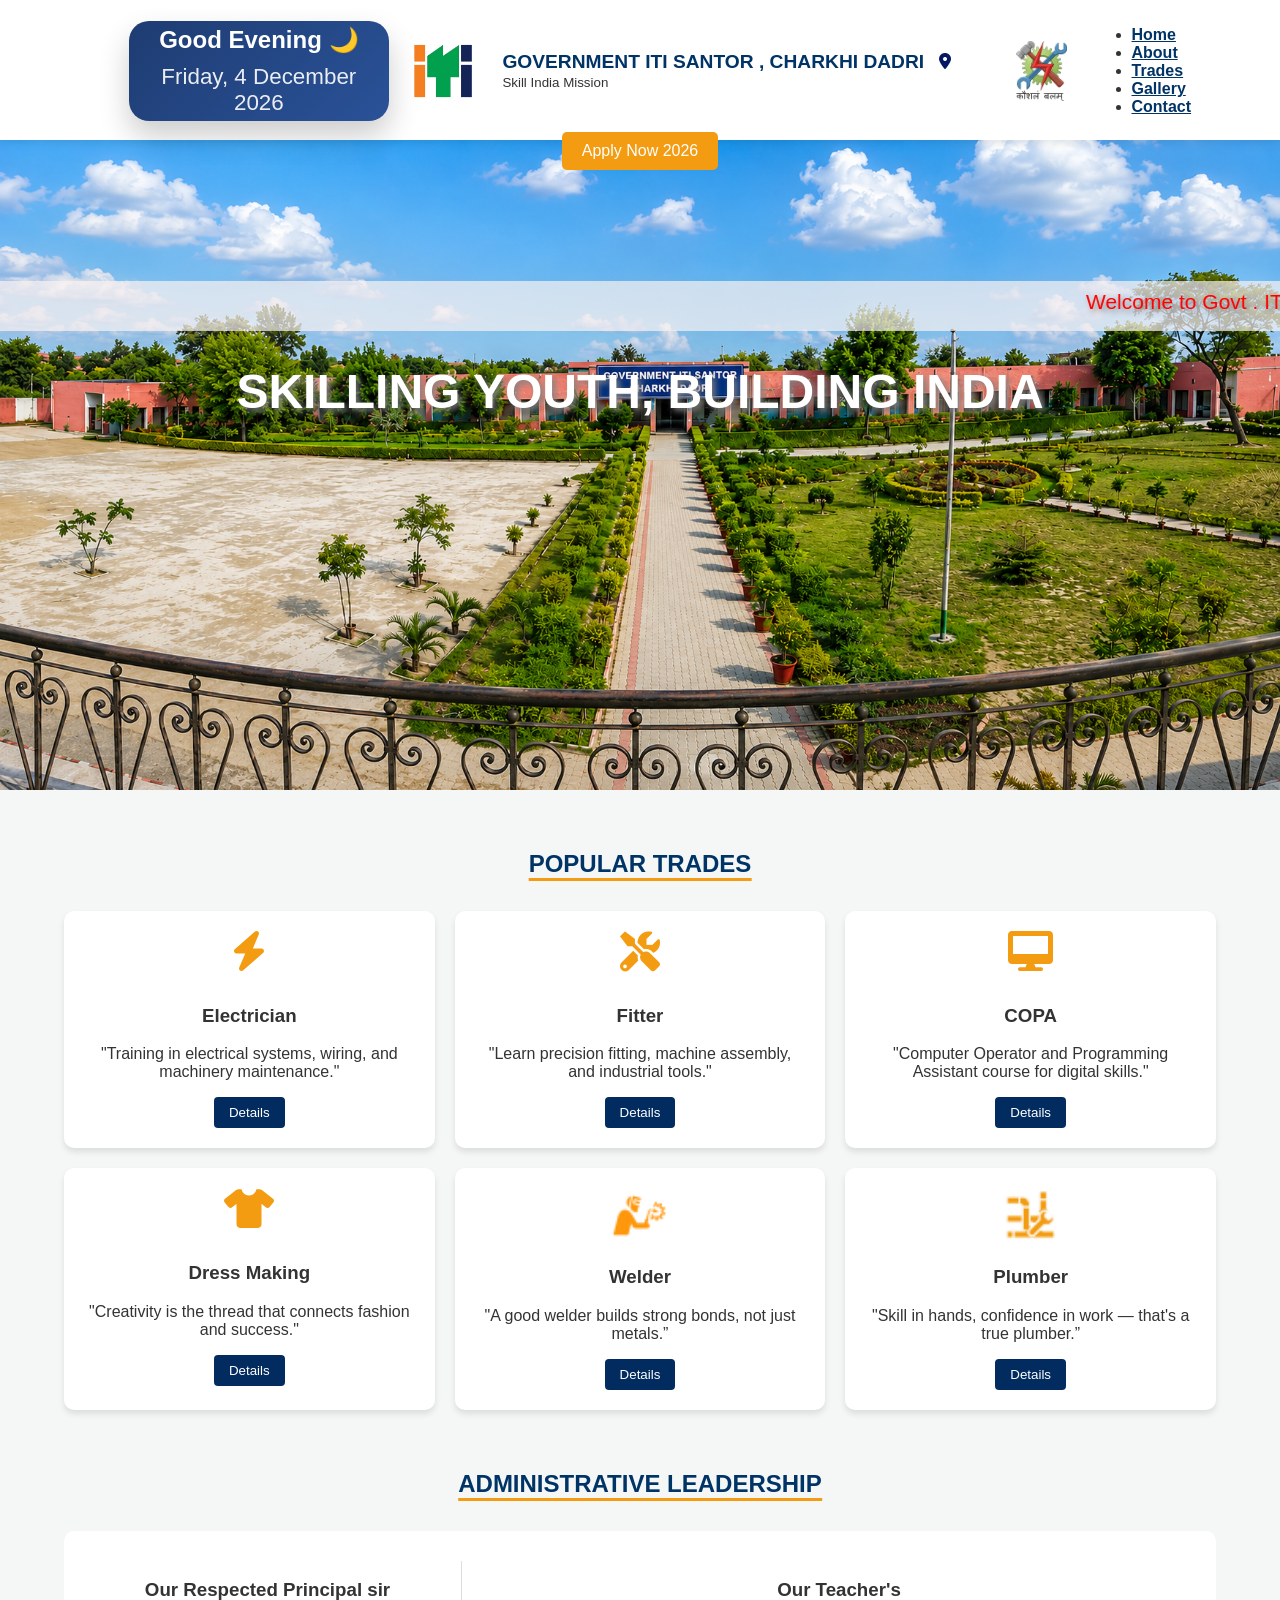
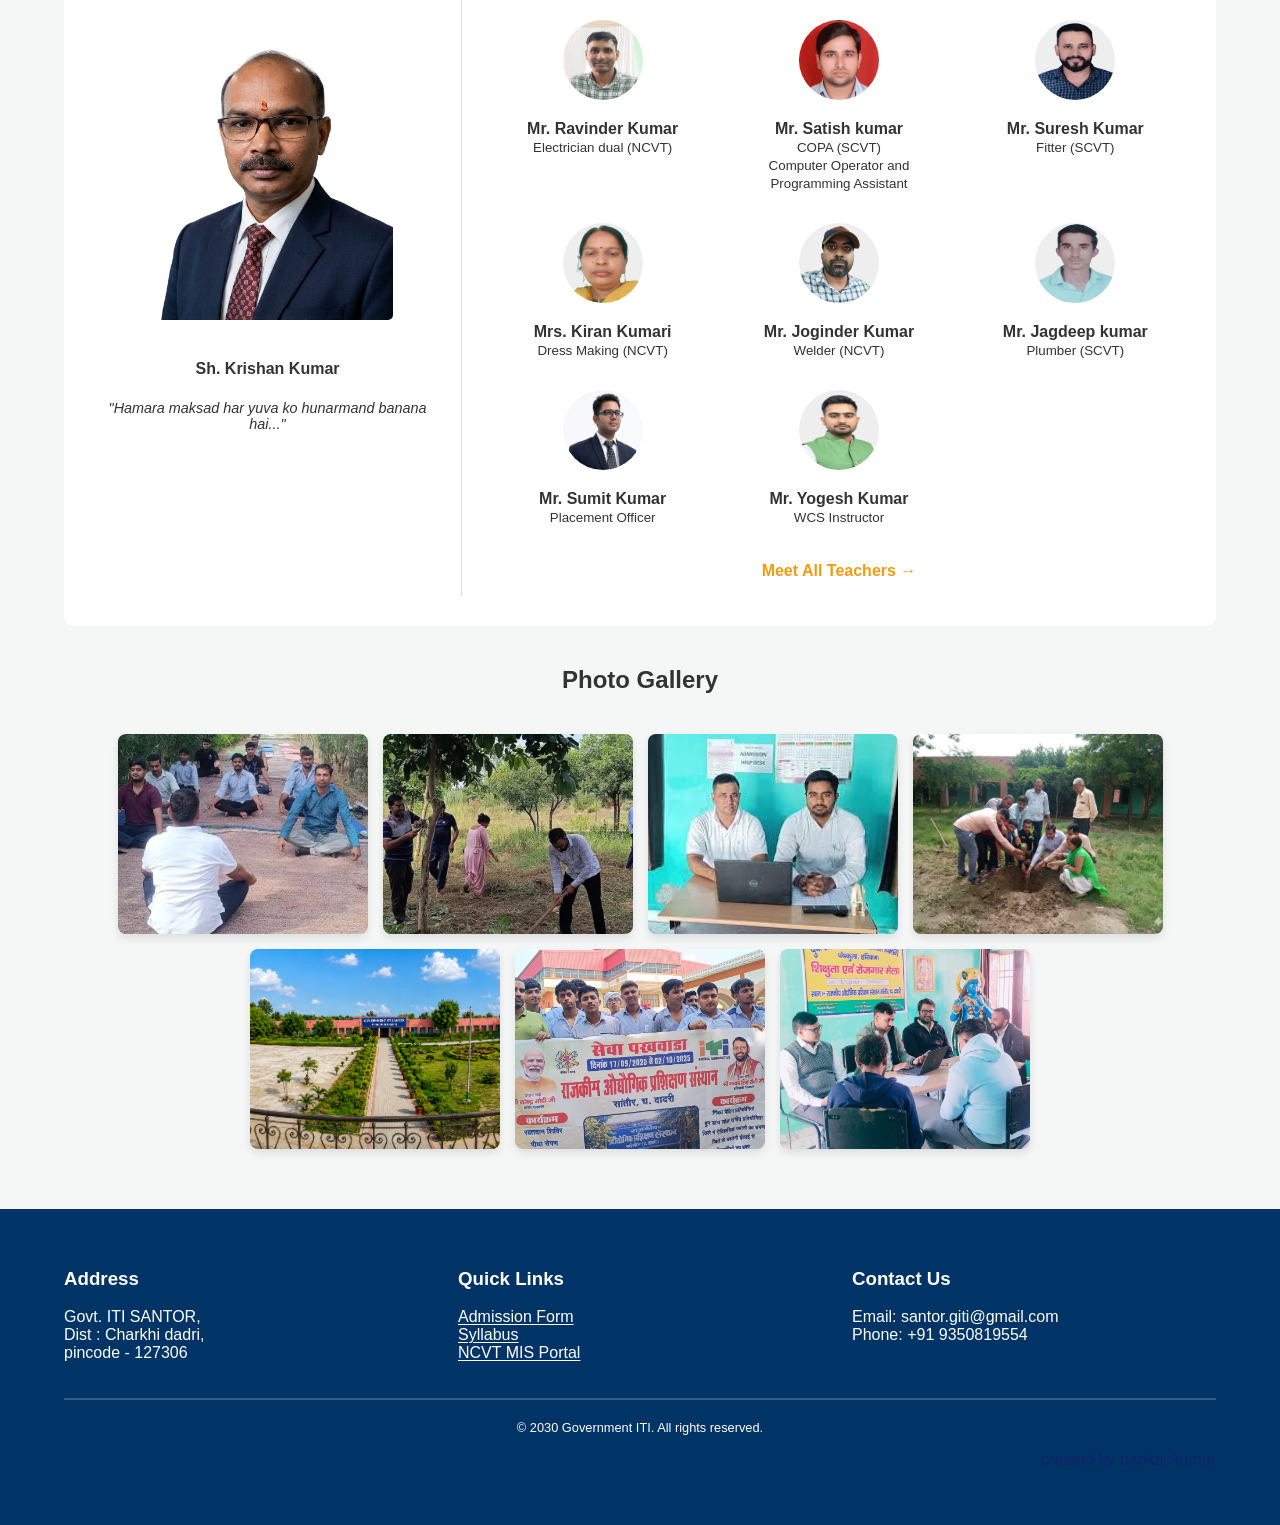
<file: GOVT. ITI SANTOR  PROJECT/index.html>
﻿<!DOCTYPE html>
<html lang="hi">
<head>
    <meta charset="UTF-8">
    <meta name="viewport" content="width=device-width, initial-scale=1.0">
    <title>Govt ITI Santor - Skills for Future</title>
    <link rel="stylesheet" href="style.css">
    <link rel="stylesheet" href="https://cdnjs.cloudflare.com/ajax/libs/font-awesome/6.0.0/css/all.min.css">
    <script src="script.js"></script>
     
</head>
<body>

<header> 
        <div class="datetime-card">
        <h1 id="greeting">Loading...</h1>
        <div class="date-section">
            <span id="day"></span>, 
            <span id="date"></span> 
            <span id="month"></span> 
            <span id="year"></span>
        </div>
    </div>  
    <div class="logo-section">
        <img src="iti logo.png" alt="Govt ITI Logo">
        <div>
            <strong style="font-size: 1.2rem; color: #003366;">GOVERNMENT ITI SANTOR , CHARKHI DADRI</strong><br>
            <small>Skill India Mission</small>
        </div>
        <div style="margin-bottom: 18px; margin-right:40px;">
            <a href="https://www.google.com/maps/place/I.T.I+Santor/@28.6070489,76.4097967,671m/data=!3m1!1e3!4m15!1m8!3m7!1s0x3912824c829f62bb:0x3931c4c7abcaada0!2sI.T.I+Santor!8m2!3d28.6070442!4d76.4123716!10e1!16s%2Fg%2F11ddztx832!3m5!1s0x3912824c829f62bb:0x3931c4c7abcaada0!8m2!3d28.6070442!4d76.4123716!16s%2Fg%2F11ddztx832?authuser=0&entry=ttu&g_ep=EgoyMDI2MDUwNi4wIKXMDSoASAFQAw%3D%3D"><i class="fa-solid fa-location-dot" style="color: rgb(5, 24, 99);"></i></a>
        </div>
    </div>
             <img src="koshal balam.png" style="height: 60px;" background-color: white;> 
    <nav style="display: flex">
          
            
      
        <ul>
            <li><a href="#">Home</a></li>
            <li><a href="about.html">About</a></li>
            <li><a href="trade ki jankari.html">Trades</a></li>
            <li><a href="#my-gallery">Gallery</a></li>
            <li><a href="contact us.html">Contact</a></li>
        </ul>
     
      
    </nav>
    <a href="login.html" class="apply-btn">Apply Now 2026</a>    
</header>

<div class="hero">
    <marquee  scrollamount="10" onmouseover="this.stop();" onmouseout="this.start();" style="color: red; background-color: rgba(250, 243, 243, 0.7);  height: 50px; margin-top: 20px;"><p style="font-size: 21px; text-shadow: 3px 3px 6px grey; position: relative; top: -12px; padding-bottom: 10px;"> Welcome to Govt . ITI Santor | <a href="login.html" style="font-weight: 500";>join now</a> !</p></marquee>
   
    <h1 id="main-line" style="text-shadow: 3px 3px 6px grey;">SKILLING YOUTH, BUILDING INDIA</h1>
    
</div>
<div class="container">
    <h2 class="section-title">Popular Trades</h2>
    <div class="grid-3">
        <div class="card">
            <i class="fas fa-bolt"></i>
            <h3>Electrician</h3>
            <p>"Training in electrical systems, wiring, and machinery maintenance."</p>
            <a href="electrician.html"><button style="background: rgba(2, 43, 95); color: white; cursor: pointer; border: none; padding: 8px 15px; border-radius: 4px;">Details</button></a>
        </div>
        <div class="card">
            <i class="fas fa-tools"></i>
            <h3>Fitter</h3>
            <p>"Learn precision fitting, machine assembly, and industrial tools."</p>
            <a href="fitter.html"><button style="background: rgba(2, 43, 95); color: white; cursor: pointer; border: none; padding: 8px 15px; border-radius: 4px;">Details</button></a>
        </div>
        <div class="card">
            <i class="fas fa-desktop"></i>
            <h3>COPA</h3>
            <p>"Computer Operator and Programming Assistant course for digital skills."</p>
            <a href="copa.html"><button style="background: rgba(2, 43, 95); color: white; cursor: pointer; border: none; padding: 8px 15px; border-radius: 4px;">Details</button></a>
        </div>
         <div class="card">
            <i class="fas fa-shirt"></i>
            <h3>Dress Making</h3>
            <p>"Creativity is the thread that connects fashion and success."</p>
            <a href="dress making.html"><button style="background: rgba(2, 43, 95); color: white; border: none; padding: 8px 15px; cursor: pointer; border-radius: 4px;">Details</button></a>
        </div>
         <div class="card">
            <img src="welding.png" style="height: 55px;">
            <h3>Welder</h3>
            <p>"A good welder builds strong bonds, not just metals.”</p>
            <a href="welder.html"><button style="background: rgba(2, 43, 95); color: white; cursor: pointer;border: none; padding: 8px 15px; border-radius: 4px;">Details</button></a>
        </div>
        <div class="card">
            <img src="plumber image3.png" style="height: 55px;" background-color: white;>
            <h3>Plumber</h3>
            <p>"Skill in hands, confidence in work — that's a true plumber.”</p>
            <a href="plumber.html"><button style="background: rgba(2, 43, 95); color: white; cursor: pointer;border: none; padding: 8px 15px; border-radius: 4px;">Details</button></a>
        </div>
    </div>
</div>

<div class="container">
    <h2 class="section-title">Administrative Leadership</h2>
    <div class="leadership-section">
        <div class="principal-box">
            <h3> Our Respected Principal sir</h3>
            <img src="principal sir.jpeg" alt="Principal" class="principal-img" style="height: 300px; width: 250px;">
            <h4 style:"font-size: 1rem;">Sh. Krishan Kumar</h4>
            <p style="font-style: italic; font-size: 0.9rem;">"Hamara maksad har yuva ko hunarmand banana hai..."</p>
        </div>
        <div class="teachers-box">
            <h3 id="teacher">Our Teacher's</h3>
            <div class="teachers-grid">
                <div class="teacher-card" style="text-align: center;">
                    <img src="ravinder sir1.jpeg" alt="Teacher">
                    <p><strong>Mr. Ravinder Kumar</strong><br><small>Electrician dual (NCVT)</small></p>
                </div>
                <div class="teacher-card" style="text-align: center;">
                    <img src="satish sir1.jpeg" alt="Teacher">
                    <p><strong>Mr. Satish kumar</strong><br><small>COPA (SCVT)<br>Computer Operator and Programming Assistant</small></p>
                </div>
                <div class="teacher-card" style="text-align: center;">
                    <img src="suresh1.png" alt="Teacher">
                    <p><strong>Mr. Suresh Kumar</strong><br><small>Fitter (SCVT)</small></p>
                </div>
                <div class="teacher-card" style="text-align: center;">
                    <img src="kiran mam2.png" alt="Teacher">
                    <p><strong>Mrs. Kiran Kumari</strong><br><small>Dress Making (NCVT)</small></p>
                </div>
                <div class="teacher-card" style="text-align: center;">
                    <img src="joginder1.png" alt="Teacher">
                    <p><strong>Mr. Joginder Kumar</strong><br><small>Welder (NCVT)</small></p>
                </div>
                <div class="teacher-card" style="text-align: center;">
                    <img src="jagdeep.png" alt="Teacher">
                    <p><strong>Mr. Jagdeep kumar</strong><br><small>Plumber (SCVT)</small></p>
                </div>
                <div class="teacher-card" style="text-align: center;">
                    <img src="sumit3.png" alt="Teacher">
                    <p><strong> Mr. Sumit Kumar</strong><br><small>Placement Officer</small></p>
                </div>
                <div class="teacher-card" style="text-align: center;">
                    <img src="yogesh1.png" alt="Teacher">
                    <p><strong> Mr. Yogesh Kumar</strong><br><small>WCS Instructor</small></p>
                </div>
            </div>
            <p style="text-align: center; margin-top: 20px;"><a href="#" style="color: var(--accent-orange); text-decoration: none; font-weight: bold;">Meet All Teachers →</a></p>
        </div>
    </div>
</div>
<h2 style="text-align:center;">Photo Gallery</h2>

<div class="gallery-container" id="my-gallery">
        <div class="gallery-item">
            <img src="image1.jpg" alt="Description">
        </div>
        <div class="gallery-item">
            <img src="image3.jpg" alt="Description">
        </div>
         <div class="gallery-item">
            <img src="image4.jpg" alt="Description">
        </div>
         <div class="gallery-item">
            <img src="image5.jpg" alt="Description">
        </div>
         <div class="gallery-item">
            <img src="image6.png" alt="Description">
        </div>
        <div class="gallery-item">
            <img src="image7.jpeg" alt="Description">
        </div>
        <div class="gallery-item">
            <img src="image8.jpeg" alt="Description">
        </div>
        
   
 </div>

<footer>
    <div class="footer-grid">
        <div>
            <h3>Address</h3>
            <p>Govt. ITI SANTOR,<br>Dist : Charkhi dadri,<br> pincode - 127306</p>
        </div>
        <div>
            <h3>Quick Links</h3>
            <u><p>Admission Form<br>Syllabus<br>NCVT MIS Portal</p></u>
        </div>
        <div>
            <h3>Contact Us</h3>
            <p>Email: santor.giti@gmail.com<br>Phone: +91 9350819554</p>
        </div>
    </div>
    <hr style="margin: 20px 0; border: 0.5px solid rgba(255,255,255,0.2);">
    <p style="text-align: center; font-size: 0.8rem;"> &copy; 2030 Government ITI. All rights reserved.</p>
    <p style="font size: 0.1rem; text-align: right; color:#12246b"> created by pankaj kumar</p>
</footer>
 <script src="script.js"></script>
</body>
</html>
</file>
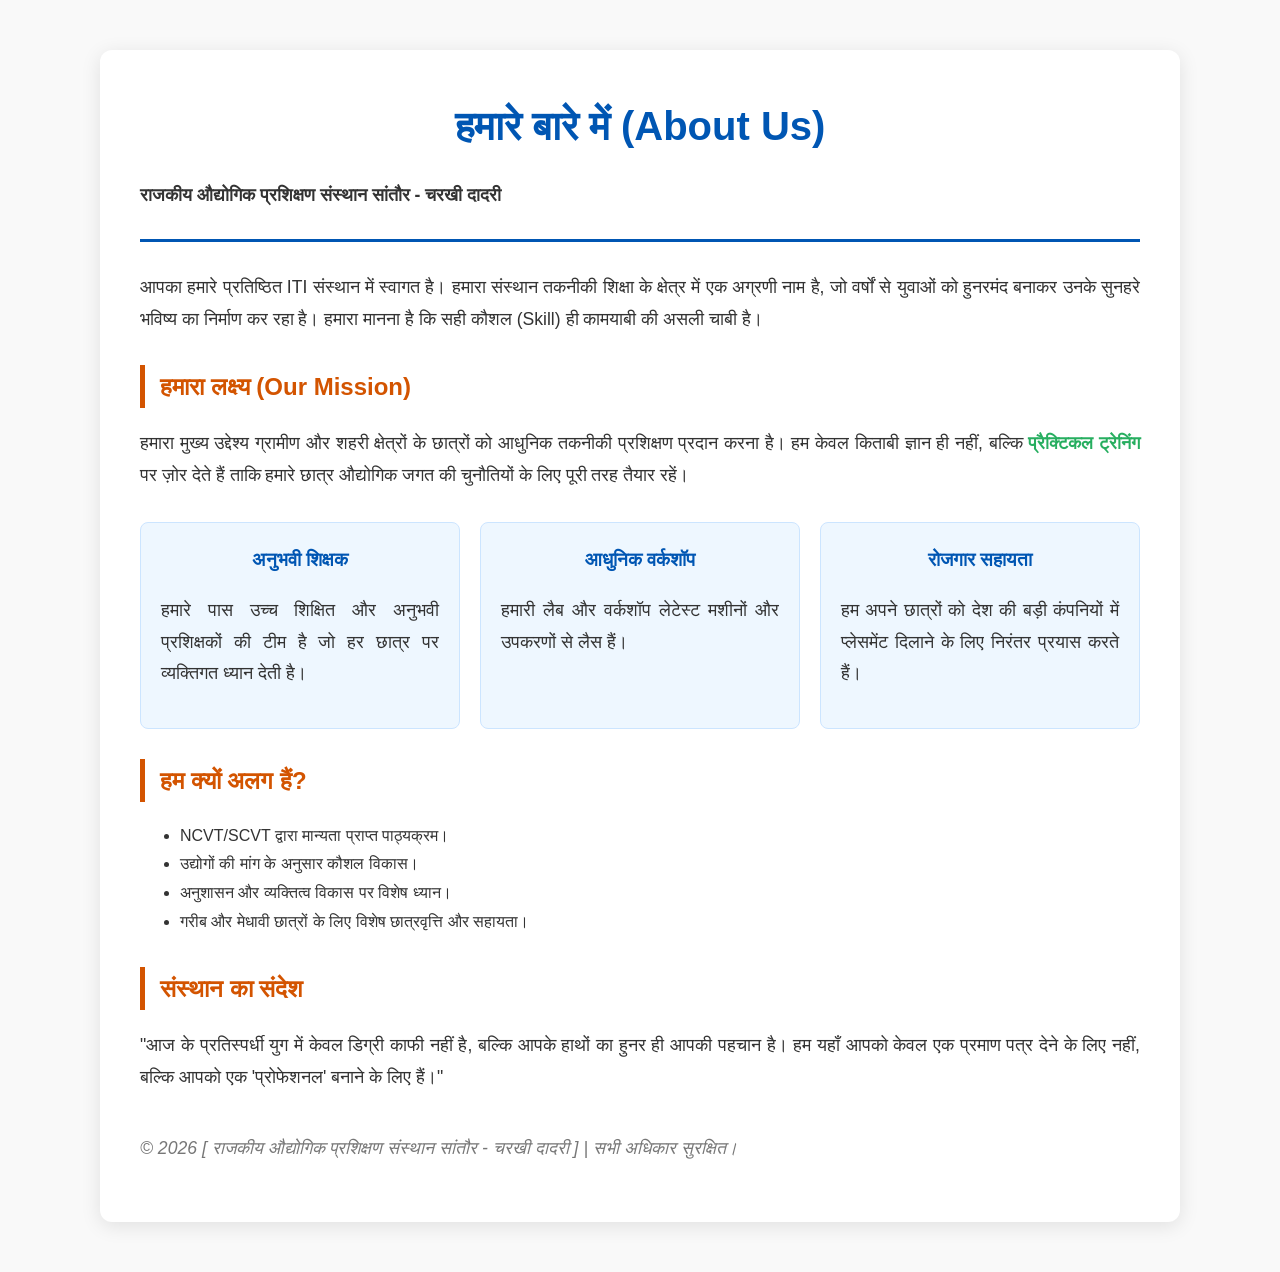
<file: GOVT. ITI SANTOR  PROJECT/about.html>
<!DOCTYPE html>
<html lang="hi">
<head>
    <meta charset="UTF-8">
    <meta name="viewport" content="width=device-width, initial-scale=1.0">
    <title></title>
    <style>
        body {
            font-family: 'Arial', sans-serif;
            line-height: 1.8;
            color: #333;
            background-color: #f9f9f9;
            margin: 0;
            padding: 0;
        }
        .container {
            max-width: 1000px;
            margin: 50px auto;
            background: #fff;
            padding: 40px;
            border-radius: 12px;
            box-shadow: 0 4px 20px rgba(0,0,0,0.1);
        }
        .header-section {
            text-align: center;
            border-bottom: 3px solid #0056b3;
            margin-bottom: 30px;
            padding-bottom: 10px;
        }
        h1 {
            color: #0056b3;
            font-size: 2.5rem;
            margin: 0;
        }
        h2 {
            color: #d35400;
            border-left: 5px solid #d35400;
            padding-left: 15px;
            margin-top: 30px;
        }
        p {
            font-size: 1.1rem;
            text-align: justify;
        }
        .features {
            display: grid;
            grid-template-columns: repeat(auto-fit, minmax(250px, 1fr));
            gap: 20px;
            margin-top: 30px;
        }
        .feature-box {
            background: #eef7ff;
            padding: 20px;
            border-radius: 8px;
            text-align: center;
            border: 1px solid #cce5ff;
        }
        .feature-box h3 {
            color: #0056b3;
            margin-top: 0;
        }
        .highlight {
            color: #27ae60;
            font-weight: bold;
        }
        footer {
            text-align: center;
            margin-top: 40px;
            font-style: italic;
            color: #777;
        }
    </style>
</head>
<body>

<div class="container">
    <div class="header-section">
        <h1>हमारे बारे में (About Us)</h1>
        <p><strong>राजकीय औद्योगिक प्रशिक्षण संस्थान सांतौर - चरखी दादरी </strong></p>
    </div>

    <p>आपका हमारे प्रतिष्ठित ITI संस्थान में स्वागत है। हमारा संस्थान तकनीकी शिक्षा के क्षेत्र में एक अग्रणी नाम है, जो वर्षों से युवाओं को हुनरमंद बनाकर उनके सुनहरे भविष्य का निर्माण कर रहा है। हमारा मानना है कि सही कौशल (Skill) ही कामयाबी की असली चाबी है।</p>

    <h2>हमारा लक्ष्य (Our Mission)</h2>
    <p>हमारा मुख्य उद्देश्य ग्रामीण और शहरी क्षेत्रों के छात्रों को आधुनिक तकनीकी प्रशिक्षण प्रदान करना है। हम केवल किताबी ज्ञान ही नहीं, बल्कि <span class="highlight">प्रैक्टिकल ट्रेनिंग</span> पर ज़ोर देते हैं ताकि हमारे छात्र औद्योगिक जगत की चुनौतियों के लिए पूरी तरह तैयार रहें।</p>

    <div class="features">
        <div class="feature-box">
            <h3>अनुभवी शिक्षक</h3>
            <p>हमारे पास उच्च शिक्षित और अनुभवी प्रशिक्षकों की टीम है जो हर छात्र पर व्यक्तिगत ध्यान देती है।</p>
        </div>
        <div class="feature-box">
            <h3>आधुनिक वर्कशॉप</h3>
            <p>हमारी लैब और वर्कशॉप लेटेस्ट मशीनों और उपकरणों से लैस हैं।</p>
        </div>
        <div class="feature-box">
            <h3>रोजगार सहायता</h3>
            <p>हम अपने छात्रों को देश की बड़ी कंपनियों में प्लेसमेंट दिलाने के लिए निरंतर प्रयास करते हैं।</p>
        </div>
    </div>

    <h2>हम क्यों अलग हैं?</h2>
    <ul>
        <li>NCVT/SCVT द्वारा मान्यता प्राप्त पाठ्यक्रम।</li>
        <li>उद्योगों की मांग के अनुसार कौशल विकास।</li>
        <li>अनुशासन और व्यक्तित्व विकास पर विशेष ध्यान।</li>
        <li>गरीब और मेधावी छात्रों के लिए विशेष छात्रवृत्ति और सहायता।</li>
    </ul>

    <h2>संस्थान का संदेश</h2>
    <p>"आज के प्रतिस्पर्धी युग में केवल डिग्री काफी नहीं है, बल्कि आपके हाथों का हुनर ही आपकी पहचान है। हम यहाँ आपको केवल एक प्रमाण पत्र देने के लिए नहीं, बल्कि आपको एक 'प्रोफेशनल' बनाने के लिए हैं।"</p>

    <footer>
        <p>&copy; 2026 [ राजकीय औद्योगिक प्रशिक्षण संस्थान सांतौर - चरखी दादरी ] | सभी अधिकार सुरक्षित।</p>
    </footer>
</div>

</body>
</html>
</file>
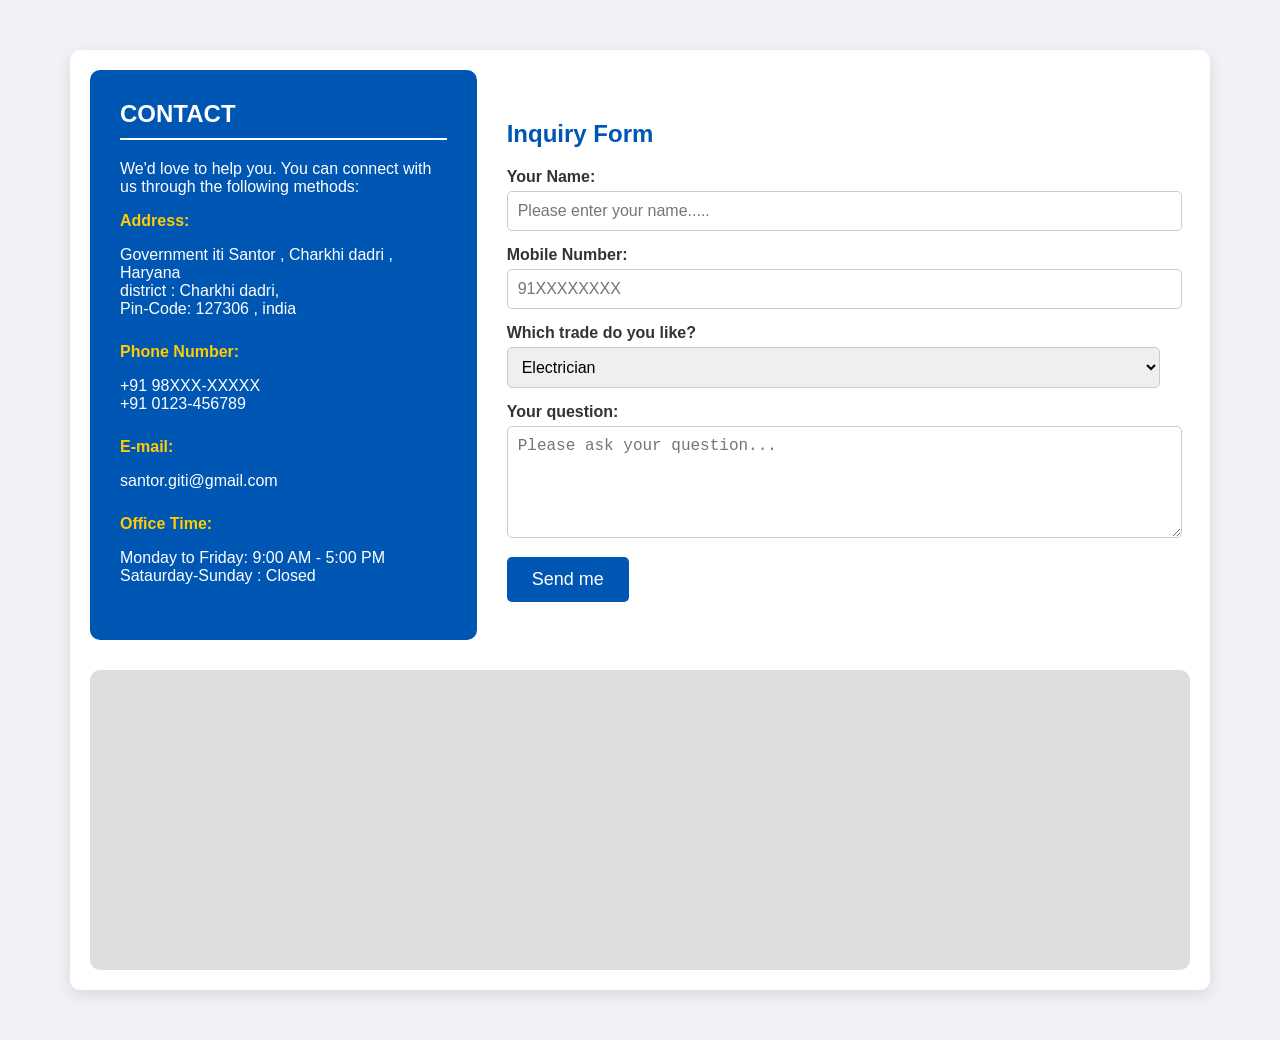
<file: GOVT. ITI SANTOR  PROJECT/contact us.html>
<!DOCTYPE html>
<html lang="hi">
<head>
    <meta charset="UTF-8">
    <meta name="viewport" content="width=device-width, initial-scale=1.0">
    <title>Contact Us - govt. iti santor,charkhi dadri</title>
    <style>
        body {
            font-family: 'Segoe UI', Tahoma, Geneva, Verdana, sans-serif;
            margin: 0;
            padding: 0;
            background-color: #f0f2f5;
            color: #333;
        }
        .contact-container {
            max-width: 1100px;
            margin: 50px auto;
            background: #fff;
            padding: 20px;
            border-radius: 10px;
            box-shadow: 0 5px 15px rgba(0,0,0,0.1);
            display: flex;
            flex-wrap: wrap;
        }
        .contact-info {
            flex: 1;
            padding: 30px;
            background-color: #0056b3;
            color: #fff;
            border-radius: 10px;
            min-width: 300px;
        }
        .contact-info h2 {
            margin-top: 0;
            border-bottom: 2px solid #fff;
            padding-bottom: 10px;
        }
        .info-item {
            margin-bottom: 25px;
        }
        .info-item h4 {
            margin: 0 0 5px 0;
            color: #ffcc00;
        }
        .contact-form-section {
            flex: 2;
            padding: 30px;
            min-width: 300px;
        }
        .contact-form-section h2 {
            color: #0056b3;
            margin-bottom: 20px;
        }
        .form-group {
            margin-bottom: 15px;
        }
        .form-group label {
            display: block;
            margin-bottom: 5px;
            font-weight: bold;
        }
        .form-group input, .form-group textarea, .form-group select {
            width: 100%;
            padding: 10px;
            border: 1px solid #ccc;
            border-radius: 5px;
            font-size: 16px;
        }
        .submit-btn {
            background-color: #0056b3;
            color: white;
            padding: 12px 25px;
            border: none;
            border-radius: 5px;
            cursor: pointer;
            font-size: 18px;
            transition: 0.3s;
        }
        .submit-btn:hover {
            background-color: #003d80;
        }
        .map-container {
            width: 100%;
            margin-top: 30px;
            border-radius: 10px;
            overflow: hidden;
            height: 300px;
            background: #ddd;
        }
        @media (max-width: 768px) {
            .contact-container {
                flex-direction: column;
                margin: 20px;
            }
        }
    </style>
</head>
<body>

<div class="contact-container">
    <div class="contact-info">
        <h2>CONTACT</h2>
        <p>We'd love to help you. You can connect with us through the following methods:</p>
        
        <div class="info-item">
            <h4>Address:</h4>
            <p>Government iti Santor , Charkhi dadri , Haryana<br>
            district : Charkhi dadri,<br>
            Pin-Code: 127306 , india</p>
        </div>

        <div class="info-item">
            <h4>Phone Number:</h4>
            <p>+91 98XXX-XXXXX<br>+91 0123-456789</p>
        </div>

        <div class="info-item">
            <h4>E-mail:</h4>
            <p>santor.giti@gmail.com
        </div>

        <div class="info-item">
            <h4>Office Time:</h4>
            <p>Monday to Friday: 9:00 AM - 5:00 PM<br>Sataurday-Sunday : Closed</p>
        </div>
    </div>

    <div class="contact-form-section">
        <h2>Inquiry Form</h2>
        <form action="#" method="post">
            <div class="form-group">
                <label>Your Name:</label>
                <input type="text" name="name" placeholder="Please enter your name....." required>
            </div>
            <div class="form-group">
                <label>Mobile Number:</label>
                <input type="tel" name="phone" placeholder="91XXXXXXXX" required>
            </div>
            <div class="form-group">
                <label>Which trade do you like?</label>
                <select name="trade">
                    <option value="electrician">Electrician</option>
                    <option value="fitter">Copa</option>
                    <option value="welder">Welder</option>
                    <option value="copa">Fitter</option>
                    <option value="copa">Plumber</option>
                    <option value="other">Any Other</option>
                </select>
            </div>
            <div class="form-group">
                <label>Your question:</label>
                <textarea name="message" rows="5" placeholder="Please ask your question..."></textarea>
            </div>
            <button type="submit" class="submit-btn">Send me</button>
        </form>
    </div>

    <div class="map-container">
        <div style="text-align: center; line-height: 300px; color: #666;">
           <iframe src="https://www.google.com/maps/embed?pb=!1m18!1m12!1m3!1d2923.52552120724!2d76.40979667457181!3d28.60704888523919!2m3!1f0!2f0!3f0!3m2!1i1024!2i768!4f13.1!3m3!1m2!1s0x3912824c829f62bb%3A0x3931c4c7abcaada0!2sI.T.I%20Santor!5e1!3m2!1sen!2sin!4v1778405163099!5m2!1sen!2sin" width="600" height="450" style="border:0;" allowfullscreen="" loading="lazy" referrerpolicy="no-referrer-when-downgrade"></iframe>
        </div>
    </div>
</div>

</body>
</html>
</file>
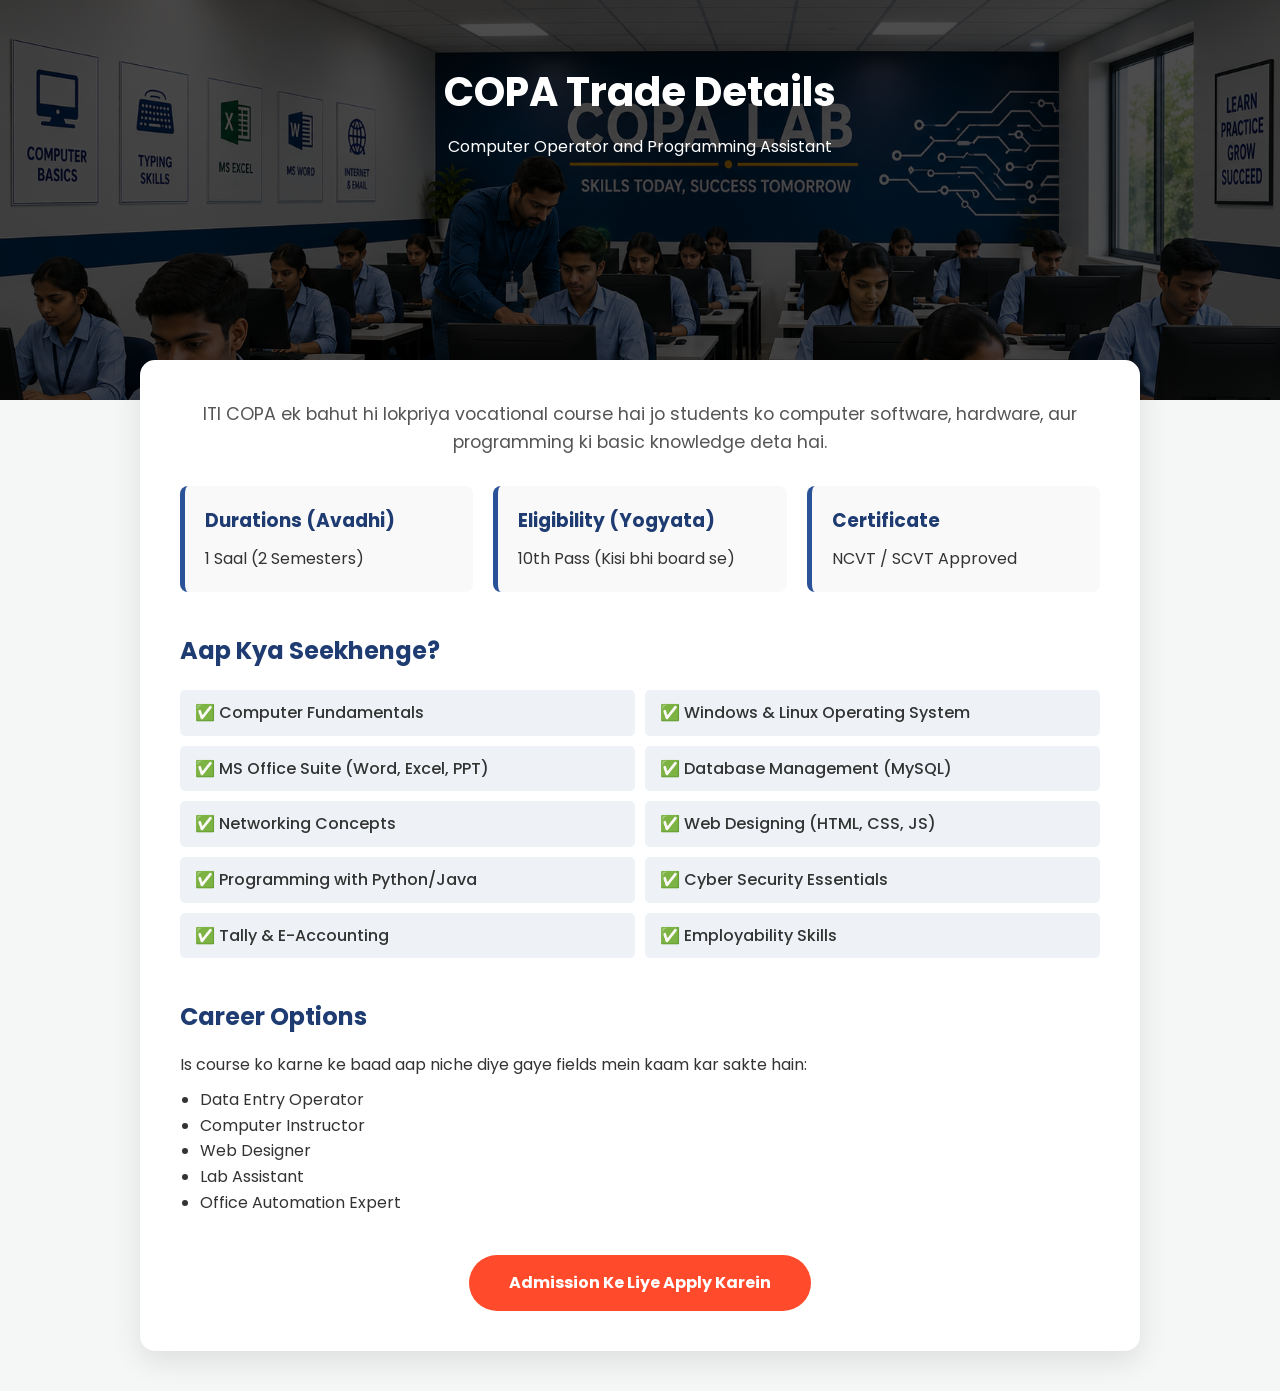
<file: GOVT. ITI SANTOR  PROJECT/copa.html>
﻿<!DOCTYPE html>
<html lang="hi">
<head>
    <meta charset="UTF-8">
    <meta name="viewport" content="width=device-width, initial-scale=1.0">
    <title>COPA Trade - ITI Details</title>
    <link href="https://fonts.googleapis.com/css2?family=Poppins:wght@300;400;600&display=swap" rel="stylesheet">
    <style>
        * {
            margin: 0;
            padding: 0;
            box-sizing: border-box;
            font-family: 'Poppins', sans-serif;
        }

        body {
            background-color: #f4f7f6;
            color: #333;
            line-height: 1.6;
        }

        /* Hero Section */
        .hero {
            background:  linear-gradient(rgba(0,0,0,0.7), rgba(0,0,0,0.7)),url("copa image.png");
            background-size: cover;
           height:400px;
            color: white;
            padding: 60px 20px;
            text-align: center;
        }

        .hero h1 {
            font-size: 2.5rem;
            margin-bottom: 10px;
        }

        /* Main Content Container */
        .container {
            max-width: 1000px;
            margin: -40px auto 40px;
            background: white;
            padding: 40px;
            border-radius: 15px;
            box-shadow: 0 10px 30px rgba(0,0,0,0.1);
        }

        .intro-text {
            text-align: center;
            font-size: 1.1rem;
            color: #555;
            margin-bottom: 30px;
        }

        /* Grid Section for Details */
        .details-grid {
            display: grid;
            grid-template-columns: repeat(auto-fit, minmax(250px, 1fr));
            gap: 20px;
            margin-top: 30px;
        }

        .info-card {
            background: #f9f9f9;
            padding: 20px;
            border-left: 5px solid #2a5298;
            border-radius: 8px;
        }

        .info-card h3 {
            color: #1e3c72;
            margin-bottom: 10px;
        }

        /* Syllabus/Modules List */
        .syllabus-section {
            margin-top: 40px;
        }

        .syllabus-list {
            list-style: none;
            display: grid;
            grid-template-columns: 1fr 1fr;
            gap: 10px;
        }

        .syllabus-list li {
            background: #eef2f7;
            padding: 10px 15px;
            border-radius: 5px;
            font-weight: 500;
        }

        /* Call to Action Button */
        .btn-apply {
            display: inline-block;
            margin-top: 40px;
            padding: 15px 40px;
            background-color: #ff4b2b;
            color: white;
            text-decoration: none;
            border-radius: 30px;
            font-weight: bold;
            transition: transform 0.3s ease;
        }

        .btn-apply:hover {
            transform: scale(1.05);
            background-color: #ff416c;
        }

        @media (max-width: 768px) {
            .syllabus-list { grid-template-columns: 1fr; }
            .container { margin: 20px; padding: 20px; }
        }
    </style>
</head>
<body>

    <header class="hero">
        <h1>COPA Trade Details</h1>
        <p>Computer Operator and Programming Assistant</p>
    </header>

    <div class="container">
        <p class="intro-text">
            ITI COPA ek bahut hi lokpriya vocational course hai jo students ko computer software, hardware, aur programming ki basic knowledge deta hai.
        </p>

        <div class="details-grid">
            <div class="info-card">
                <h3>Durations (Avadhi)</h3>
                <p>1 Saal (2 Semesters)</p>
            </div>
            <div class="info-card">
                <h3>Eligibility (Yogyata)</h3>
                <p>10th Pass (Kisi bhi board se)</p>
            </div>
            <div class="info-card">
                <h3>Certificate</h3>
                <p>NCVT / SCVT Approved</p>
            </div>
        </div>

        <div class="syllabus-section">
            <h2 style="margin-bottom: 20px; color: #1e3c72;">Aap Kya Seekhenge?</h2>
            <ul class="syllabus-list">
                <li>✅ Computer Fundamentals</li>
                <li>✅ Windows & Linux Operating System</li>
                <li>✅ MS Office Suite (Word, Excel, PPT)</li>
                <li>✅ Database Management (MySQL)</li>
                <li>✅ Networking Concepts</li>
                <li>✅ Web Designing (HTML, CSS, JS)</li>
                <li>✅ Programming with Python/Java</li>
                <li>✅ Cyber Security Essentials</li>
                <li>✅ Tally & E-Accounting</li>
                <li>✅ Employability Skills</li>
            </ul>
        </div>

        <div class="syllabus-section">
            <h2 style="margin-bottom: 15px; color: #1e3c72;">Career Options</h2>
            <p>Is course ko karne ke baad aap niche diye gaye fields mein kaam kar sakte hain:</p>
            <ul style="margin-left: 20px; margin-top: 10px;">
                <li>Data Entry Operator</li>
                <li>Computer Instructor</li>
                <li>Web Designer</li>
                <li>Lab Assistant</li>
                <li>Office Automation Expert</li>
            </ul>
        </div>

        <div style="text-align: center;">
            <a href="index.html" class="btn-apply">Admission Ke Liye Apply Karein</a>
        </div>
    </div>

</body>
</html>
</file>
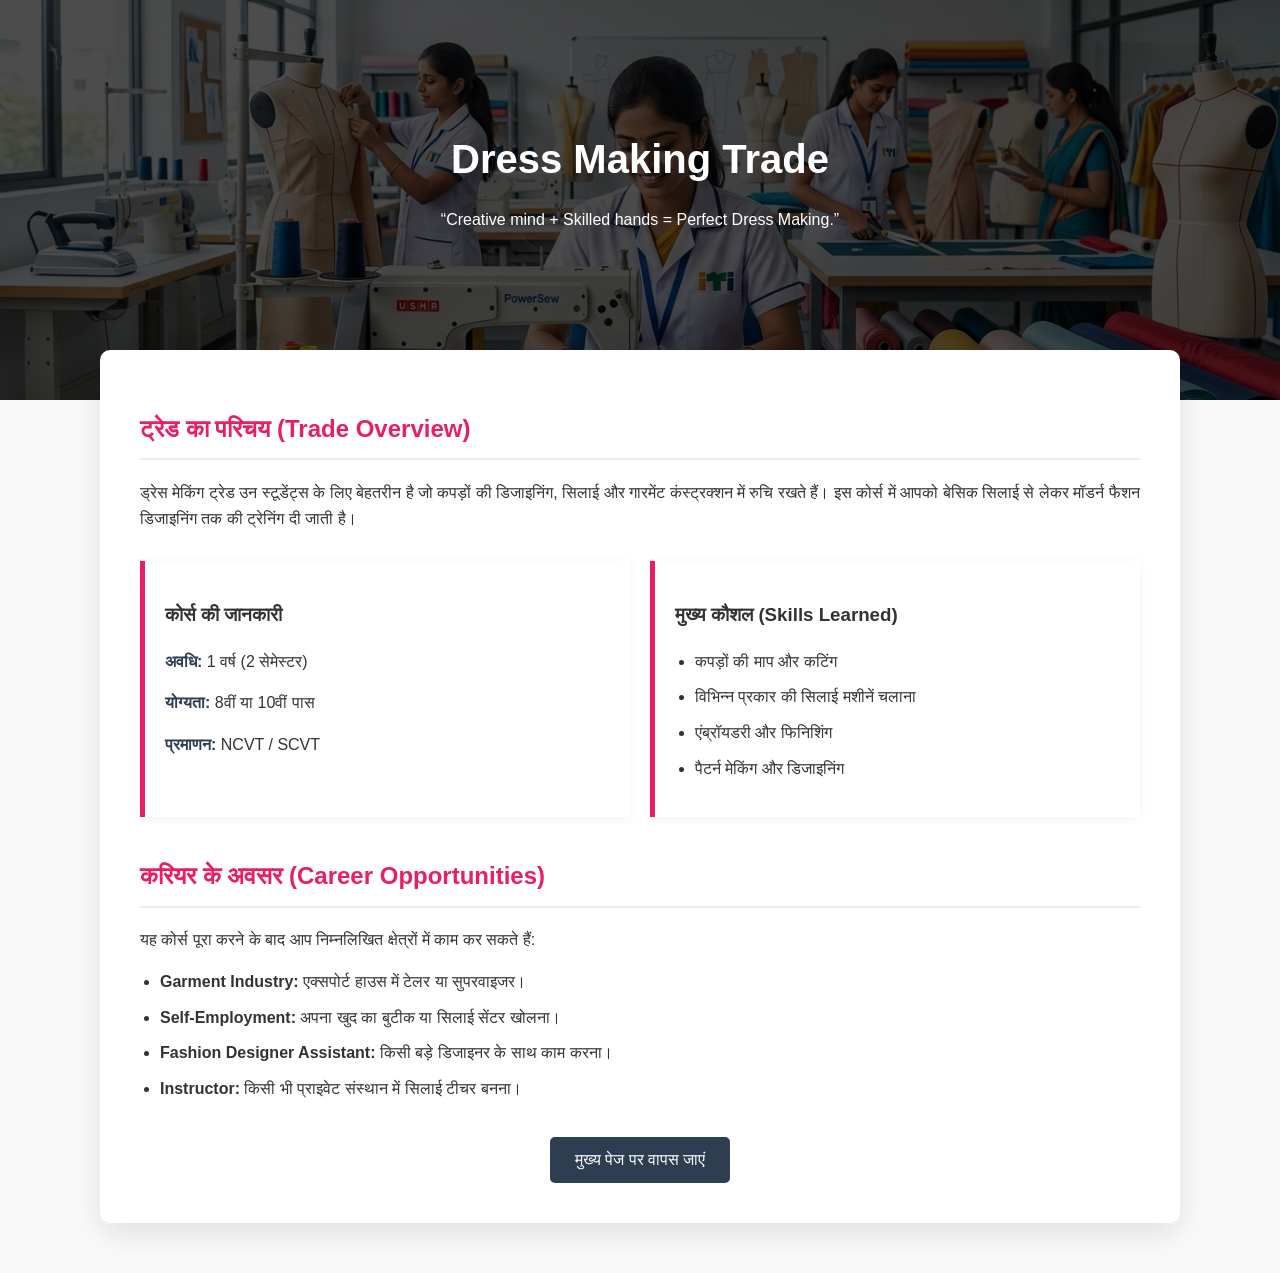
<file: GOVT. ITI SANTOR  PROJECT/dress making.html>
﻿<!DOCTYPE html>
<html lang="hi">
<head>
    <meta charset="UTF-8">
    <meta name="viewport" content="width=device-width, initial-scale=1.0">
    <title>Dress Making Trade - ITI</title>
    <style>
        :root {
            --primary-color: #e91e63; /* Pinkish tone for fashion/dress making */
            --dark-color: #2c3e50;
            --light-bg: #f9f9f9;
        }

        body {
            font-family: 'Segoe UI', Tahoma, Geneva, Verdana, sans-serif;
            line-height: 1.6;
            margin: 0;
            padding: 0;
            color: #333;
            background-color: var(--light-bg);
        }

        .header {
            background: linear-gradient(rgba(0,0,0,0.7), rgba(0,0,0,0.7)), url("dress making image.png");
            height: 200px;
            background-size: cover;
            background-position: center;
            color: white;
            padding: 100px 20px;
            text-align: center;
        }

        .container {
            max-width: 1000px;
            margin: -50px auto 50px;
            background: white;
            padding: 40px;
            border-radius: 10px;
            box-shadow: 0 10px 30px rgba(0,0,0,0.1);
        }

        h1 { font-size: 2.5rem; margin-bottom: 10px; }
        h2 { color: var(--primary-color); border-bottom: 2px solid #eee; padding-bottom: 10px; }

        .grid {
            display: grid;
            grid-template-columns: repeat(auto-fit, minmax(300px, 1fr));
            gap: 20px;
            margin-top: 30px;
        }

        .card {
            background: #fff;
            padding: 20px;
            border-left: 5px solid var(--primary-color);
            box-shadow: 0 2px 10px rgba(0,0,0,0.05);
        }

        .highlight {
            font-weight: bold;
            color: var(--dark-color);
        }

        .btn-back {
            display: inline-block;
            margin-top: 20px;
            padding: 10px 25px;
            background-color: var(--dark-color);
            color: white;
            text-decoration: none;
            border-radius: 5px;
            transition: 0.3s;
        }

        .btn-back:hover { background-color: var(--primary-color); }

        ul { padding-left: 20px; }
        li { margin-bottom: 10px; }

        @media (max-width: 600px) {
            .container { margin: 20px; padding: 20px; }
            h1 { font-size: 1.8rem; }
        }
    </style>
</head>
<body>

    <header class="header">
         <h1>Dress Making Trade</h1>
         <p>“Creative mind + Skilled hands = Perfect Dress Making.”</p>
         
   
    </header>

    <div class="container">
        <h2>ट्रेड का परिचय (Trade Overview)</h2>
        <p>ड्रेस मेकिंग ट्रेड उन स्टूडेंट्स के लिए बेहतरीन है जो कपड़ों की डिजाइनिंग, सिलाई और गारमेंट कंस्ट्रक्शन में रुचि रखते हैं। इस कोर्स में आपको बेसिक सिलाई से लेकर मॉडर्न फैशन डिजाइनिंग तक की ट्रेनिंग दी जाती है।</p>

        <div class="grid">
            <div class="card">
                <h3>कोर्स की जानकारी</h3>
                <p><span class="highlight">अवधि:</span> 1 वर्ष (2 सेमेस्टर)</p>
                <p><span class="highlight">योग्यता:</span> 8वीं या 10वीं पास</p>
                <p><span class="highlight">प्रमाणन:</span> NCVT / SCVT</p>
            </div>
            <div class="card">
                <h3>मुख्य कौशल (Skills Learned)</h3>
                <ul>
                    <li>कपड़ों की माप और कटिंग</li>
                    <li>विभिन्न प्रकार की सिलाई मशीनें चलाना</li>
                    <li>एंब्रॉयडरी और फिनिशिंग</li>
                    <li>पैटर्न मेकिंग और डिजाइनिंग</li>
                </ul>
            </div>
        </div>

        <div style="margin-top: 40px;">
            <h2>करियर के अवसर (Career Opportunities)</h2>
            <p>यह कोर्स पूरा करने के बाद आप निम्नलिखित क्षेत्रों में काम कर सकते हैं:</p>
            <ul>
                <li><strong>Garment Industry:</strong> एक्सपोर्ट हाउस में टेलर या सुपरवाइजर।</li>
                <li><strong>Self-Employment:</strong> अपना खुद का बुटीक या सिलाई सेंटर खोलना।</li>
                <li><strong>Fashion Designer Assistant:</strong> किसी बड़े डिजाइनर के साथ काम करना।</li>
                <li><strong>Instructor:</strong> किसी भी प्राइवेट संस्थान में सिलाई टीचर बनना।</li>
            </ul>
        </div>

        <center>
            <a href="index.html" class="btn-back">मुख्य पेज पर वापस जाएं</a>
        </center>
    </div>

</body>
</html>
</file>
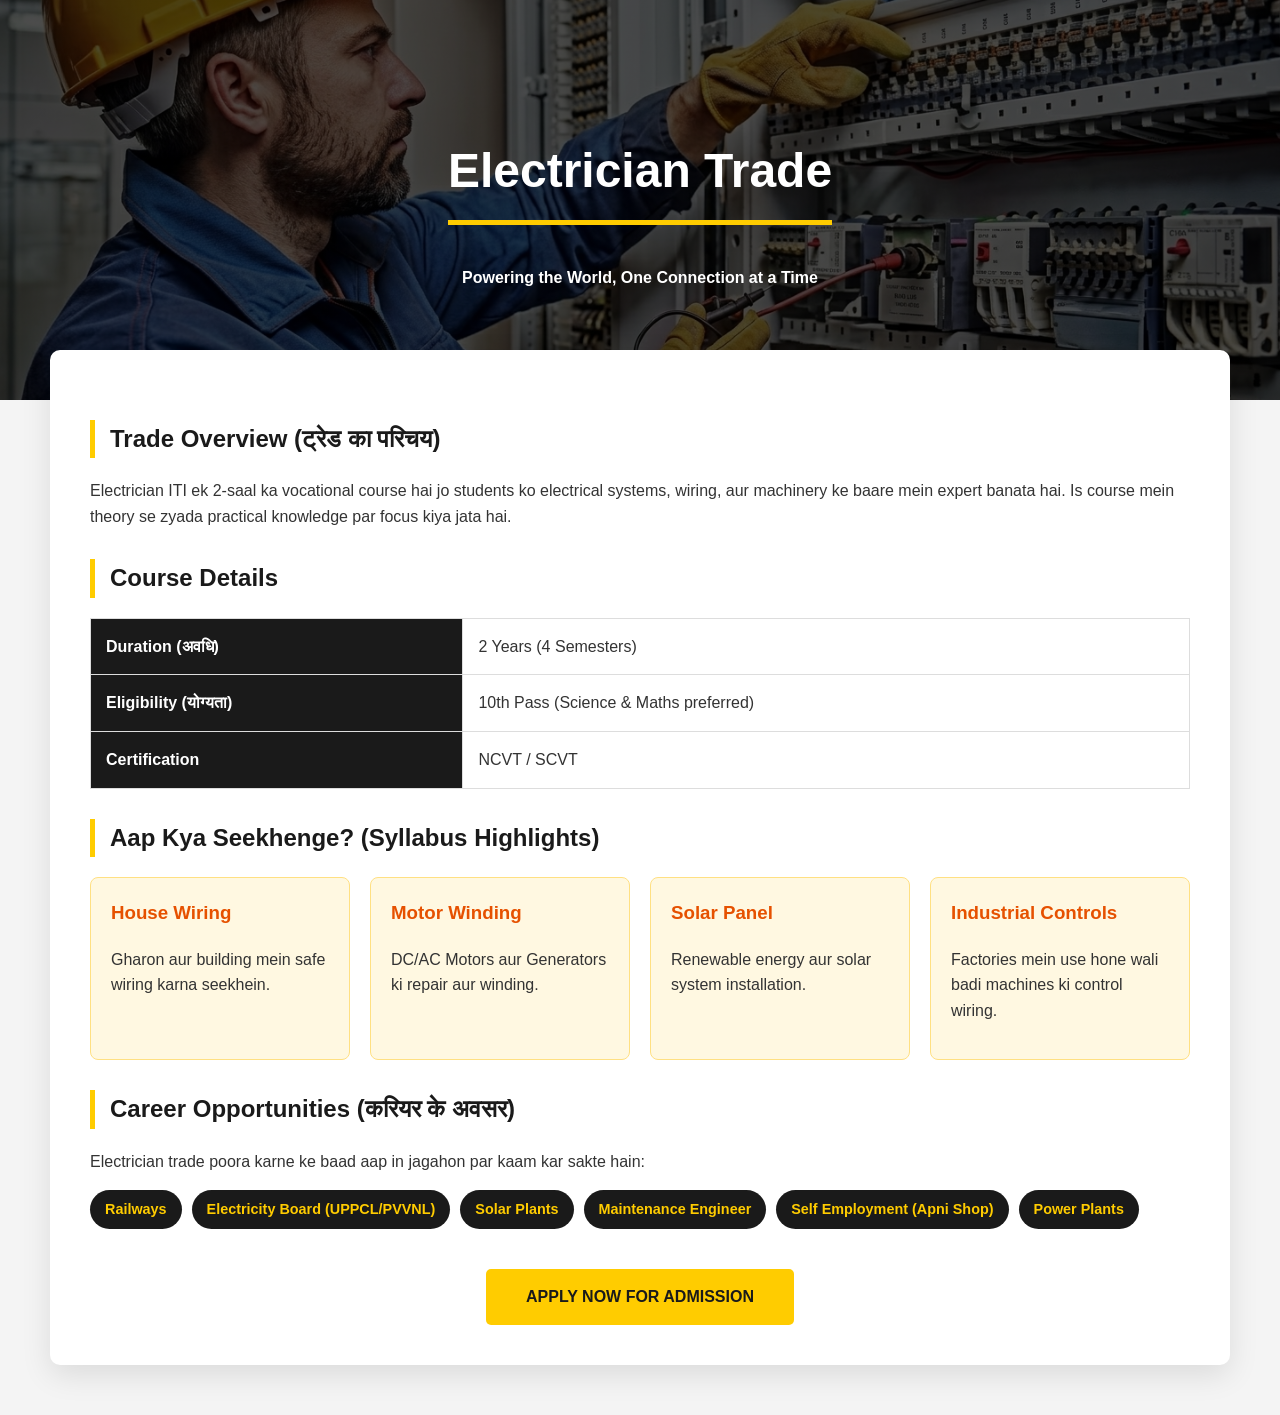
<file: GOVT. ITI SANTOR  PROJECT/electrician.html>
﻿<!DOCTYPE html>
<html lang="hi">
<head>
    <meta charset="UTF-8">
    <meta name="viewport" content="width=device-width, initial-scale=1.0">
    <title>Electrician Trade - ITI</title>
    <style>
        :root {
            --primary-color: #ffcc00; /* Electrical Yellow */
            --secondary-color: #1a1a1a; /* Dark Industrial Gray */
            --text-light: #ffffff;
            --text-dark: #333;
        }

        body {
            font-family: 'Segoe UI', Tahoma, Geneva, Verdana, sans-serif;
            margin: 0;
            line-height: 1.6;
            color: var(--text-dark);
            background-color: #f4f4f4;
        }

        /* Hero Section */
        .hero {
            background: linear-gradient(rgba(0,0,0,0.7), rgba(0,0,0,0.7)), url("electric.png");
            background-size: cover;
            background-size: cover;
            background-position: center;
            height: 400px;
            display: flex;
            align-items: center;
            justify-content: center;
            text-align: center;
            color: white;
           
        }

        .hero h1 {
            font-size: 3rem;
            border-bottom: 5px solid var(--primary-color);
            padding-bottom: 10px;
           
           
        }

        /* Container */
        .container {
            max-width: 1100px;
            margin: -50px auto 50px;
            background: white;
            padding: 40px;
            border-radius: 10px;
            box-shadow: 0 10px 30px rgba(0,0,0,0.1);
        }

        .section-title {
            color: var(--secondary-color);
            border-left: 5px solid var(--primary-color);
            padding-left: 15px;
            margin-top: 30px;
        }

        /* Features Grid */
        .grid {
            display: grid;
            grid-template-columns: repeat(auto-fit, minmax(250px, 1fr));
            gap: 20px;
            margin-top: 20px;
        }

        .card {
            background: #fff8e1;
            padding: 20px;
            border-radius: 8px;
            border: 1px solid #ffe082;
            transition: transform 0.3s ease;
        }

        .card:hover {
            transform: translateY(-5px);
        }

        .card h3 {
            margin-top: 0;
            color: #e65100;
        }

        /* Info Table */
        table {
            width: 100%;
            border-collapse: collapse;
            margin-top: 20px;
        }

        table th, table td {
            padding: 15px;
            border: 1px solid #ddd;
            text-align: left;
        }

        table th {
            background-color: var(--secondary-color);
            color: white;
        }

        /* Career Section */
        .career-tags {
            display: flex;
            flex-wrap: wrap;
            gap: 10px;
            margin-top: 15px;
        }

        .tag {
            background: var(--secondary-color);
            color: var(--primary-color);
            padding: 8px 15px;
            border-radius: 20px;
            font-weight: bold;
            font-size: 0.9rem;
        }

        .cta-button {
            display: block;
            width: fit-content;
            margin: 40px auto 0;
            background: var(--primary-color);
            color: var(--secondary-color);
            padding: 15px 40px;
            text-decoration: none;
            font-weight: bold;
            border-radius: 5px;
            text-transform: uppercase;
            transition: background 0.3s;
        }

        .cta-button:hover {
            background: #e6b800;
        }

        @media (max-width: 768px) {
            .hero h1 { font-size: 2rem; }
            .container { margin: -20px 15px 30px; padding: 20px; }
        }
    </style>
</head>
<body>

    <section class="hero">
        <div>
            <h1>Electrician Trade</h1>
            <p style="font-weight: 700">Powering the World, One Connection at a Time</p>
        </div>
    </section>

    <div class="container">
        <h2 class="section-title">Trade Overview (ट्रेड का परिचय)</h2>
        <p>
            Electrician ITI ek 2-saal ka vocational course hai jo students ko electrical systems, wiring, aur machinery ke baare mein expert banata hai. Is course mein theory se zyada practical knowledge par focus kiya jata hai.
        </p>

        <h2 class="section-title">Course Details</h2>
        <table>
            <tr>
                <th>Duration (अवधि)</th>
                <td>2 Years (4 Semesters)</td>
            </tr>
            <tr>
                <th>Eligibility (योग्यता)</th>
                <td>10th Pass (Science & Maths preferred)</td>
            </tr>
            <tr>
                <th>Certification</th>
                <td>NCVT / SCVT</td>
            </tr>
        </table>

        <h2 class="section-title">Aap Kya Seekhenge? (Syllabus Highlights)</h2>
        <div class="grid">
            <div class="card">
                <h3>House Wiring</h3>
                <p>Gharon aur building mein safe wiring karna seekhein.</p>
            </div>
            <div class="card">
                <h3>Motor Winding</h3>
                <p>DC/AC Motors aur Generators ki repair aur winding.</p>
            </div>
            <div class="card">
                <h3>Solar Panel</h3>
                <p>Renewable energy aur solar system installation.</p>
            </div>
            <div class="card">
                <h3>Industrial Controls</h3>
                <p>Factories mein use hone wali badi machines ki control wiring.</p>
            </div>
        </div>

        <h2 class="section-title">Career Opportunities (करियर के अवसर)</h2>
        <p>Electrician trade poora karne ke baad aap in jagahon par kaam kar sakte hain:</p>
        <div class="career-tags">
            <span class="tag">Railways</span>
            <span class="tag">Electricity Board (UPPCL/PVVNL)</span>
            <span class="tag">Solar Plants</span>
            <span class="tag">Maintenance Engineer</span>
            <span class="tag">Self Employment (Apni Shop)</span>
            <span class="tag">Power Plants</span>
        </div>

        <a href="index.html" class="cta-button">Apply Now for Admission</a>
    </div>

</body>
</html>
</file>
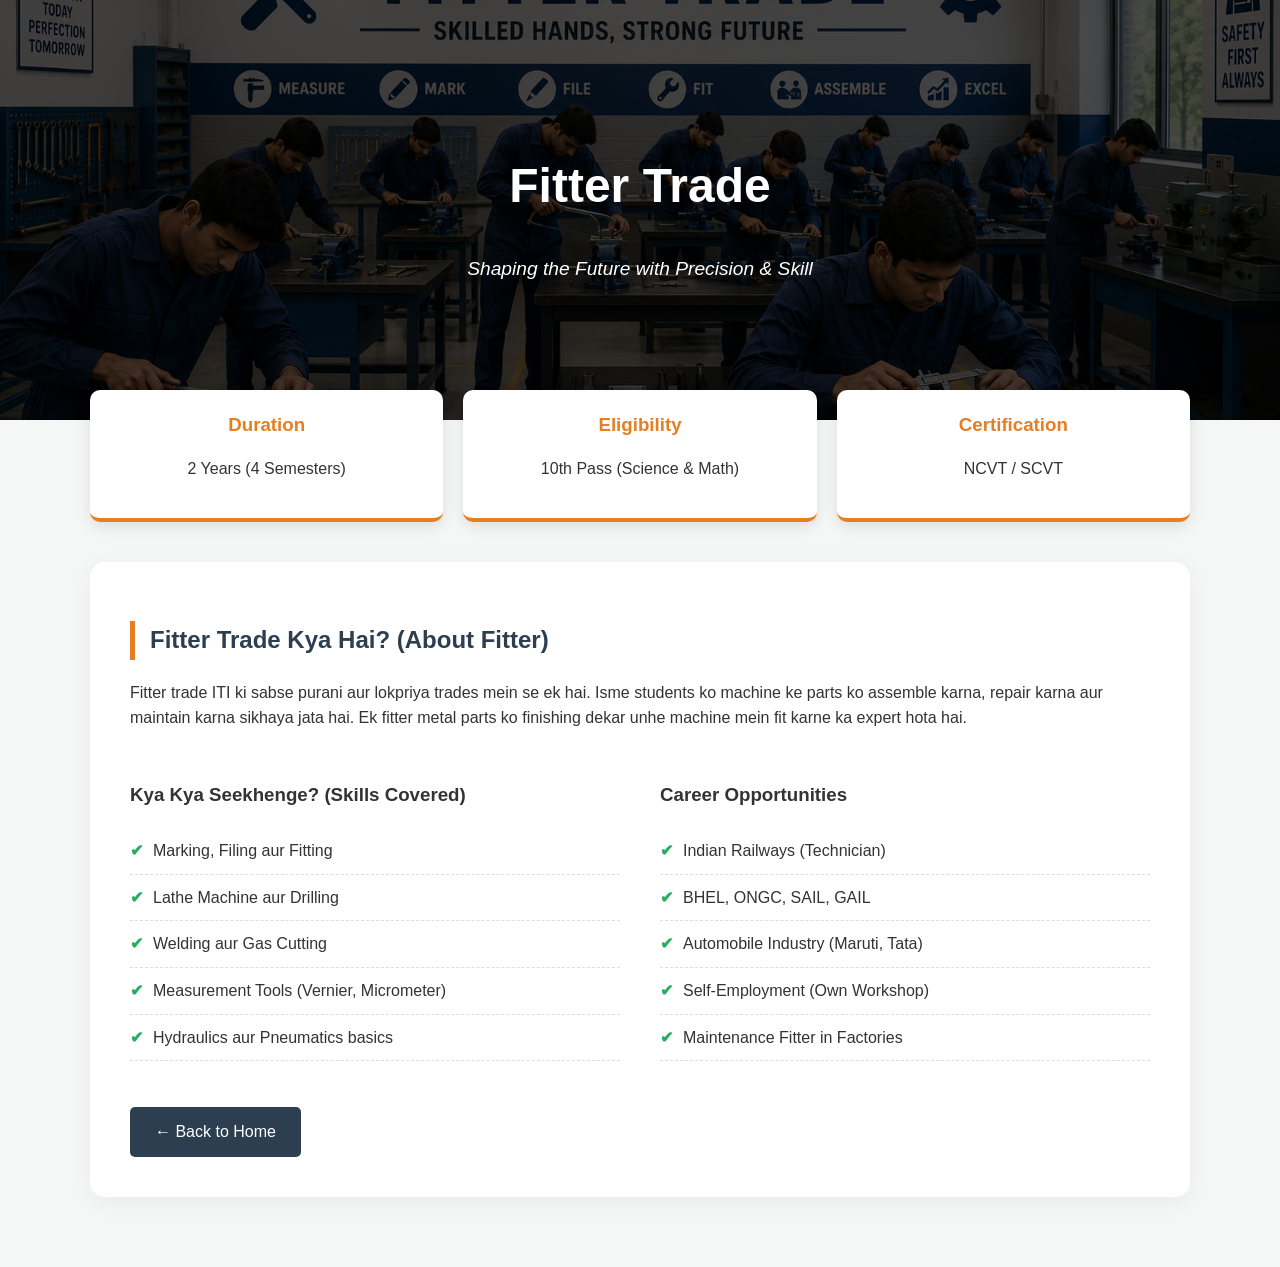
<file: GOVT. ITI SANTOR  PROJECT/fitter.html>
<!DOCTYPE html>
<html lang="hi">
<head>
    <meta charset="UTF-8">
    <meta name="viewport" content="width=device-width, initial-scale=1.0">
    <title>Fitter Trade - Detailed Info</title>
    <style>
        :root {
            --primary-color: #2c3e50;
            --secondary-color: #e67e22;
            --text-light: #ecf0f1;
            --bg-light: #f4f7f6;
        }

        body {
            font-family: 'Segoe UI', Tahoma, Geneva, Verdana, sans-serif;
            line-height: 1.6;
            margin: 0;
            padding: 0;
            background-color: var(--bg-light);
            color: #333;
        }

        /* Header Section */
        header {
            background: linear-gradient(rgba(0,0,0,0.7), rgba(0,0,0,0.7)), 
                        url("fitter image.png") no-repeat center/cover;
            height: 420px;
            color: white;
            display: flex;
            flex-direction: column;
            justify-content: center;
            align-items: center;
            text-align: center;
        }

        header h1 { font-size: 3rem; margin-bottom: 10px; }
        header p { font-size: 1.2rem; font-style: italic; }

        /* Container */
        .container {
            max-width: 1100px;
            margin: -50px auto 50px;
            padding: 20px;
        }

        /* Stats Section */
        .stats-grid {
            display: grid;
            grid-template-columns: repeat(auto-fit, minmax(200px, 1fr));
            gap: 20px;
            margin-bottom: 40px;
        }

        .stat-card {
            background: white;
            padding: 20px;
            border-radius: 10px;
            box-shadow: 0 4px 15px rgba(0,0,0,0.1);
            text-align: center;
            border-bottom: 4px solid var(--secondary-color);
        }
        .stat-card:hover {
              transform: translateY(-10px);
              transition: transform 0.3s;
        }

        .stat-card h3 { color: var(--secondary-color); margin: 0; }

        /* Info Section */
        .info-section {
            background: white;
            padding: 40px;
            border-radius: 15px;
            box-shadow: 0 5px 25px rgba(0,0,0,0.05);
        }

        h2 { color: var(--primary-color); border-left: 5px solid var(--secondary-color); padding-left: 15px; }

        .content-grid {
            display: grid;
            grid-template-columns: 1fr 1fr;
            gap: 40px;
            margin-top: 30px;
        }

        @media (max-width: 768px) {
            .content-grid { grid-template-columns: 1fr; }
        }

        ul { list-style: none; padding: 0; }
        ul li { padding: 10px 0; border-bottom: 1px dashed #ddd; }
        ul li:before { content: "✔"; color: #27ae60; margin-right: 10px; font-weight: bold; }

        .btn-back {
            display: inline-block;
            margin-top: 30px;
            padding: 12px 25px;
            background: var(--primary-color);
            color: white;
            text-decoration: none;
            border-radius: 5px;
            transition: 0.3s;
        }

        .btn-back:hover { background: var(--secondary-color); }
    </style>
</head>
<body>

<header>
    <h1>Fitter Trade</h1>
    <p>Shaping the Future with Precision & Skill</p>
</header>

<div class="container">
    <!-- Quick Stats -->
    <div class="stats-grid">
        <div class="stat-card">
            <h3>Duration</h3>
            <p>2 Years (4 Semesters)</p>
        </div>
        <div class="stat-card">
            <h3>Eligibility</h3>
            <p>10th Pass (Science & Math)</p>
        </div>
        <div class="stat-card">
            <h3>Certification</h3>
            <p>NCVT / SCVT</p>
        </div>
    </div>

    <!-- Main Content -->
    <div class="info-section">
        <h2>Fitter Trade Kya Hai? (About Fitter)</h2>
        <p>
            Fitter trade ITI ki sabse purani aur lokpriya trades mein se ek hai. Isme students ko machine ke parts ko assemble karna, repair karna aur maintain karna sikhaya jata hai. Ek fitter metal parts ko finishing dekar unhe machine mein fit karne ka expert hota hai.
        </p>

        <div class="content-grid">
            <div>
                <h3>Kya Kya Seekhenge? (Skills Covered)</h3>
                <ul>
                    <li>Marking, Filing aur Fitting</li>
                    <li>Lathe Machine aur Drilling</li>
                    <li>Welding aur Gas Cutting</li>
                    <li>Measurement Tools (Vernier, Micrometer)</li>
                    <li>Hydraulics aur Pneumatics basics</li>
                </ul>
            </div>
            <div>
                <h3>Career Opportunities</h3>
                <ul>
                    <li>Indian Railways (Technician)</li>
                    <li>BHEL, ONGC, SAIL, GAIL</li>
                    <li>Automobile Industry (Maruti, Tata)</li>
                    <li>Self-Employment (Own Workshop)</li>
                    <li>Maintenance Fitter in Factories</li>
                </ul>
            </div>
        </div>

        <a href="index.html" class="btn-back">← Back to Home</a>
    </div>
</div>

</body>
</html>
</file>
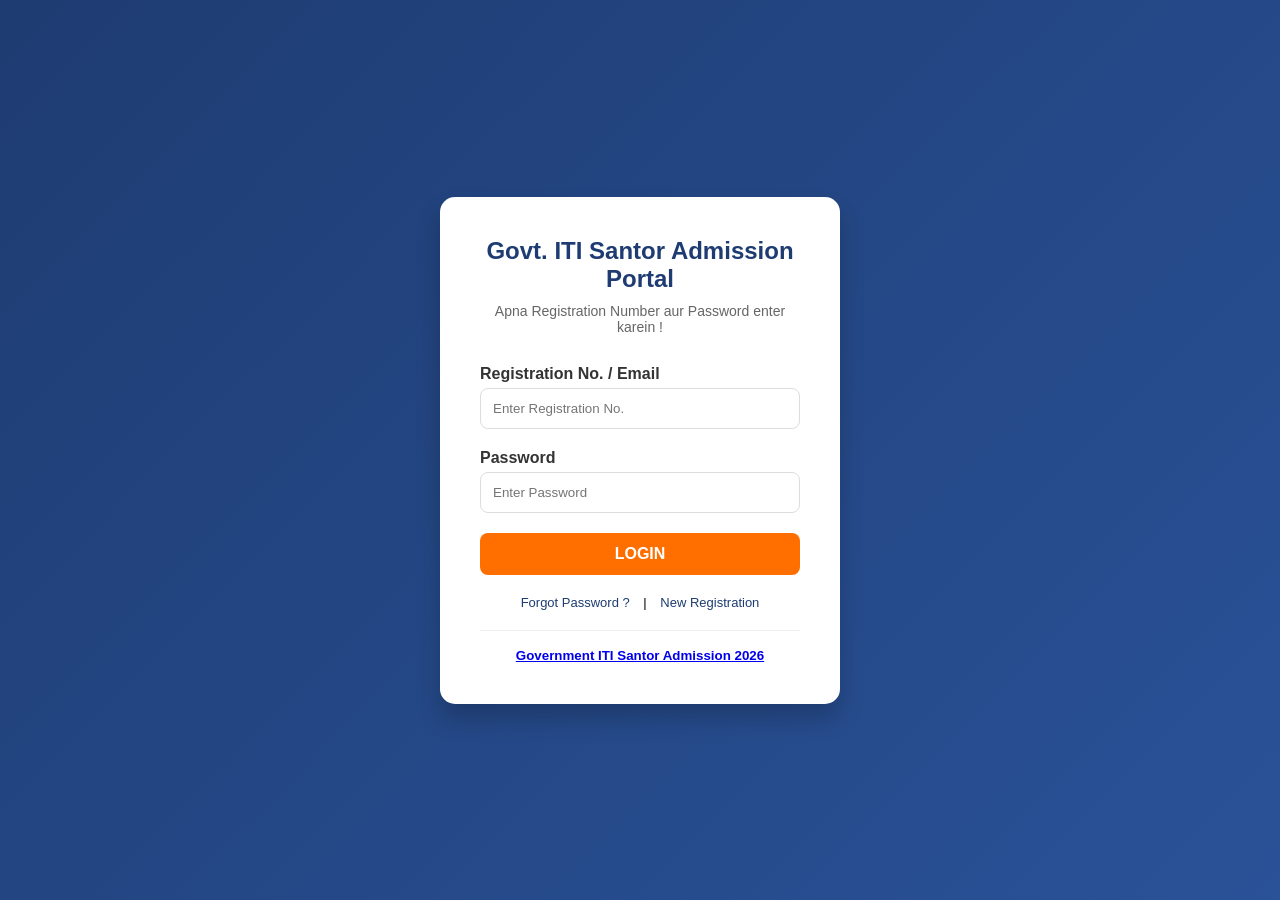
<file: GOVT. ITI SANTOR  PROJECT/login.html>
<!DOCTYPE html>
<html lang="hi">
<head>
    <meta charset="UTF-8">
    <meta name="viewport" content="width=device-width, initial-scale=1.0">
    <title>ITI Admission Login</title>
    <style>
        * {
            margin: 0;
            padding: 0;
            box-sizing: border-box;
            font-family: 'Segoe UI', Tahoma, Geneva, Verdana, sans-serif;
        }

        body {
            background: linear-gradient(135deg, #1e3c72 0%, #2a5298 100%);
            height: 100vh;
            display: flex;
            justify-content: center;
            align-items: center;
        }

        .login-container {
            background: rgba(255, 255, 255, 1);
            padding: 40px;
            border-radius: 15px;
            box-shadow: 0 15px 25px rgba(0,0,0,0.2);
            width: 400px;
            text-align: center;
        }

        .login-container h2 {
            color: #1e3c72;
            margin-bottom: 10px;
            font-size: 24px;
        }

        .login-container p {
            color: #666;
            font-size: 14px;
            margin-bottom: 30px;
        }

        .input-group {
            text-align: left;
            margin-bottom: 20px;
        }

        .input-group label {
            display: block;
            font-weight: bold;
            margin-bottom: 5px;
            color: #333;
        }

        .input-group input {
            width: 100%;
            padding: 12px;
            border: 1px solid #ddd;
            border-radius: 8px;
            outline: none;
            transition: 0.3s;
        }

        .input-group input:focus {
            border-color: #1e3c72;
            box-shadow: 0 0 5px rgba(30, 60, 114, 0.3);
        }

        .login-btn {
            width: 100%;
            padding: 12px;
            background: #ff6f00; /* Orange color for action */
            border: none;
            border-radius: 8px;
            color: white;
            font-size: 16px;
            font-weight: bold;
            cursor: pointer;
            transition: 0.3s;
        }

        .login-btn:hover {
            background: #e65100;
        }

        .links {
            margin-top: 20px;
            font-size: 13px;
        }

        .links a {
            color: #1e3c72;
            text-decoration: none;
            margin: 0 10px;
        }

        .links a:hover {
            text-decoration: underline;
        }

        .footer-logo {
            margin-top: 20px;
            font-weight: bold;
            color: #1e3c72;
            border-top: 1px solid #eee;
            padding-top: 15px;
        }
    </style>
</head>
<body>

    <div class="login-container">
        <h2> Govt. ITI Santor Admission Portal</h2>
        <p>Apna Registration Number aur Password enter karein !</p>

        <form action="#">
            <div class="input-group">
                <label>Registration No. / Email</label>
                <input type="text" placeholder="Enter Registration No." required>
            </div>

            <div class="input-group">
                <label>Password</label>
                <input type="password" placeholder="Enter Password" required>
            </div>

            <button type="submit" class="login-btn">LOGIN</button>
        </form>

        <div class="links">
            <a href="#"> Forgot Password ?</a> | 
            <a href="#">New Registration </a>
        </div>

        <div class="footer-logo">
            <a href="index.html"><small>Government ITI Santor Admission 2026</small></a>
        </div>
    </div>

</body>
</html>
</file>
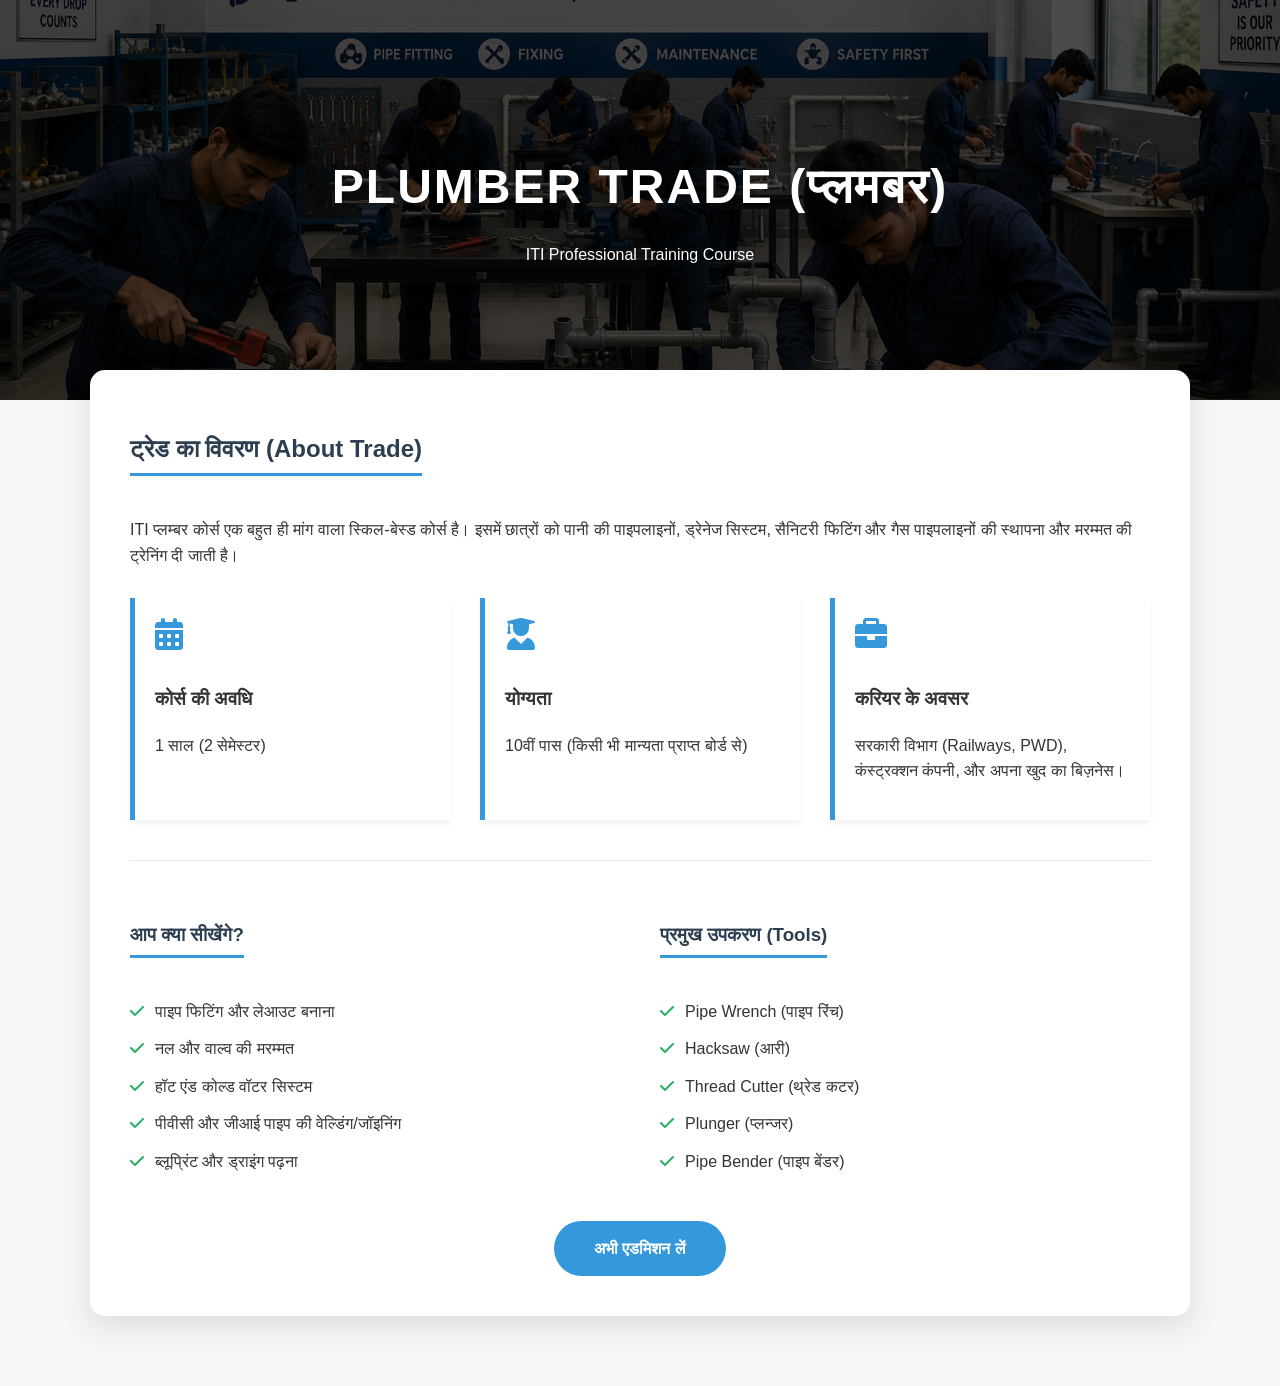
<file: GOVT. ITI SANTOR  PROJECT/plumber.html>
﻿<!DOCTYPE html>
<html lang="hi">
<head>
    <meta charset="UTF-8">
    <meta name="viewport" content="width=device-width, initial-scale=1.0">
    <title>Plumber Trade Detail - ITI</title>
    <!-- Font Awesome for Icons -->
    <link rel="stylesheet" href="https://cdnjs.cloudflare.com/ajax/libs/font-awesome/6.0.0/css/all.min.css">
    <style>
        :root {
            --primary-color: #2c3e50;
            --accent-color: #3498db;
            --text-light: #ecf0f1;
            --bg-light: #f4f7f6;
        }

        body {
            font-family: 'Segoe UI', Tahoma, Geneva, Verdana, sans-serif;
            margin: 0;
            line-height: 1.6;
            background-color: var(--bg-light);
            color: #333;
        }

        /* Hero Section */
        .hero {
            background: linear-gradient(rgba(0,0,0,0.7), rgba(0,0,0,0.7)), 
                        url("plumber image.png");
            background-size: cover;
            background-position: center;
            height: 400px;
            display: flex;
            align-items: center;
            justify-content: center;
            color: white;
            text-align: center;
        }

        .hero h1 {
            font-size: 3rem;
            margin-bottom: 10px;
            text-transform: uppercase;
            letter-spacing: 2px;
        }

        /* Main Content */
        .container {
            max-width: 1100px;
            margin: -50px auto 50px;
            padding: 20px;
        }

        .card {
            background: white;
            padding: 40px;
            border-radius: 15px;
            box-shadow: 0 10px 30px rgba(0,0,0,0.1);
        }

        .section-title {
            color: var(--primary-color);
            border-bottom: 3px solid var(--accent-color);
            display: inline-block;
            margin-bottom: 25px;
            padding-bottom: 5px;
        }

        /* Grid for Info */
        .info-grid {
            display: grid;
            grid-template-columns: repeat(auto-fit, minmax(300px, 1fr));
            gap: 30px;
            margin-top: 30px;
        }

        .info-box {
            background: #fff;
            border-left: 5px solid var(--accent-color);
            padding: 20px;
            transition: transform 0.3s ease;
            box-shadow: 0 4px 6px rgba(0,0,0,0.05);
        }

        .info-box:hover {
            transform: translateY(-5px);
        }

        .info-box i {
            font-size: 2rem;
            color: var(--accent-color);
            margin-bottom: 15px;
        }

        /* List Styling */
        ul {
            list-style: none;
            padding: 0;
        }

        ul li {
            margin-bottom: 12px;
            padding-left: 25px;
            position: relative;
        }

        ul li::before {
            content: "\f00c"; /* FontAwesome checkmark */
            font-family: "Font Awesome 5 Free";
            font-weight: 900;
            position: absolute;
            left: 0;
            color: #27ae60;
        }

        /* CTA Button */
        .apply-btn {
            display: inline-block;
            background: var(--accent-color);
            color: white;
            padding: 15px 40px;
            text-decoration: none;
            border-radius: 30px;
            font-weight: bold;
            margin-top: 30px;
            transition: background 0.3s;
        }

        .apply-btn:hover {
            background: #2980b9;
        }

        @media (max-width: 768px) {
            .hero h1 { font-size: 2rem; }
            .container { margin-top: 20px; }
        }
    </style>
</head>
<body>

    <header class="hero">
        <div>
            <h1>Plumber Trade (प्लमबर)</h1>
            <p>ITI Professional Training Course</p>
        </div>
    </header>

    <div class="container">
        <div class="card">
            <h2 class="section-title">ट्रेड का विवरण (About Trade)</h2>
            <p>ITI प्लम्बर कोर्स एक बहुत ही मांग वाला स्किल-बेस्ड कोर्स है। इसमें छात्रों को पानी की पाइपलाइनों, ड्रेनेज सिस्टम, सैनिटरी फिटिंग और गैस पाइपलाइनों की स्थापना और मरम्मत की ट्रेनिंग दी जाती है।</p>

            <div class="info-grid">
                <!-- Course Duration -->
                <div class="info-box">
                    <i class="fas fa-calendar-alt"></i>
                    <h3>कोर्स की अवधि</h3>
                    <p>1 साल (2 सेमेस्टर)</p>
                </div>

                <!-- Eligibility -->
                <div class="info-box">
                    <i class="fas fa-user-graduate"></i>
                    <h3>योग्यता</h3>
                    <p>10वीं पास (किसी भी मान्यता प्राप्त बोर्ड से)</p>
                </div>

                <!-- Career Options -->
                <div class="info-box">
                    <i class="fas fa-briefcase"></i>
                    <h3>करियर के अवसर</h3>
                    <p>सरकारी विभाग (Railways, PWD), कंस्ट्रक्शन कंपनी, और अपना खुद का बिज़नेस।</p>
                </div>
            </div>

            <hr style="margin: 40px 0; border: 0; border-top: 1px solid #eee;">

            <div style="display: grid; grid-template-columns: 1fr 1fr; gap: 40px;" class="info-grid">
                <div>
                    <h3 class="section-title">आप क्या सीखेंगे?</h3>
                    <ul>
                        <li>पाइप फिटिंग और लेआउट बनाना</li>
                        <li>नल और वाल्व की मरम्मत</li>
                        <li>हॉट एंड कोल्ड वॉटर सिस्टम</li>
                        <li>पीवीसी और जीआई पाइप की वेल्डिंग/जॉइनिंग</li>
                        <li>ब्लूप्रिंट और ड्राइंग पढ़ना</li>
                    </ul>
                </div>
                <div>
                    <h3 class="section-title">प्रमुख उपकरण (Tools)</h3>
                    <ul>
                        <li>Pipe Wrench (पाइप रिंच)</li>
                        <li>Hacksaw (आरी)</li>
                        <li>Thread Cutter (थ्रेड कटर)</li>
                        <li>Plunger (प्लन्जर)</li>
                        <li>Pipe Bender (पाइप बेंडर)</li>
                    </ul>
                </div>
            </div>

            <div style="text-align: center;">
                <a href="index.html" class="apply-btn">अभी एडमिशन लें</a>
            </div>
        </div>
    </div>

</body>
</html>
</file>
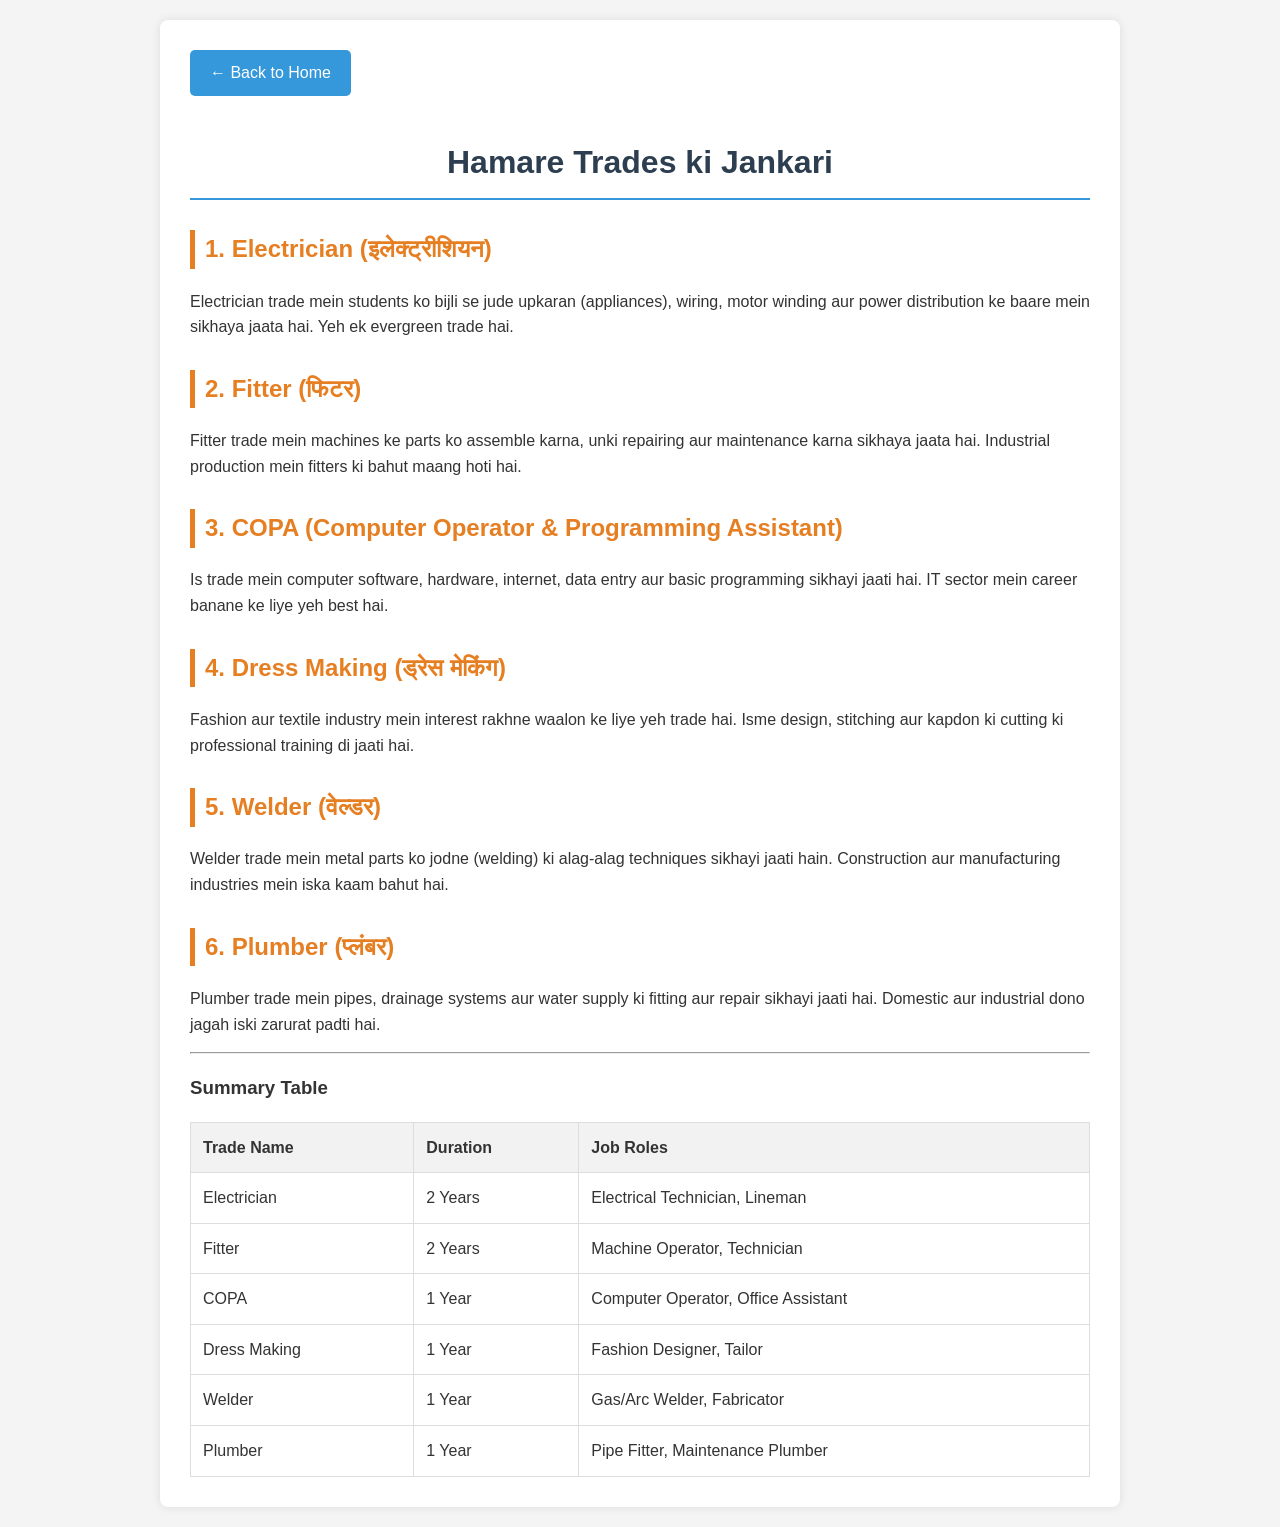
<file: GOVT. ITI SANTOR  PROJECT/trade ki jankari.html>
﻿<!DOCTYPE html>
<html lang="hi">
<head>
    <meta charset="UTF-8">
    <meta name="viewport" content="width=device-width, initial-scale=1.0">
    <title>ITI Trades Information</title>
    <style>
        body { font-family: 'Segoe UI', Tahoma, Geneva, Verdana, sans-serif; line-height: 1.6; background-color: #f4f4f4; color: #333; margin: 0; padding: 20px; }
        .container { max-width: 900px; margin: auto; background: #fff; padding: 30px; border-radius: 8px; box-shadow: 0 0 10px rgba(0,0,0,0.1); }
        h1 { text-align: center; color: #2c3e50; border-bottom: 2px solid #3498db; padding-bottom: 10px; }
        h2 { color: #e67e22; border-left: 5px solid #e67e22; padding-left: 10px; margin-top: 30px; }
        p { margin-bottom: 15px; }
        .back-btn { display: inline-block; padding: 10px 20px; background: #3498db; color: #fff; text-decoration: none; border-radius: 5px; margin-bottom: 20px; }
        .back-btn:hover { background: #2980b9; }
        table { width: 100%; border-collapse: collapse; margin-top: 10px; }
        th, td { border: 1px solid #ddd; padding: 12px; text-align: left; }
        th { background-color: #f2f2f2; }
    </style>
</head>
<body>

<div class="container">
    <a href="index.html" class="back-btn">← Back to Home</a>
    
    <h1>Hamare Trades ki Jankari</h1>

    <!-- Electrician Section -->
    <h2>1. Electrician (इलेक्ट्रीशियन)</h2>
    <p>Electrician trade mein students ko bijli se jude upkaran (appliances), wiring, motor winding aur power distribution ke baare mein sikhaya jaata hai. Yeh ek evergreen trade hai.</p>

    <!-- Fitter Section -->
    <h2>2. Fitter (फिटर)</h2>
    <p>Fitter trade mein machines ke parts ko assemble karna, unki repairing aur maintenance karna sikhaya jaata hai. Industrial production mein fitters ki bahut maang hoti hai.</p>

    <!-- COPA Section -->
    <h2>3. COPA (Computer Operator & Programming Assistant)</h2>
    <p>Is trade mein computer software, hardware, internet, data entry aur basic programming sikhayi jaati hai. IT sector mein career banane ke liye yeh best hai.</p>

    <!-- Dress Making Section -->
    <h2>4. Dress Making (ड्रेस मेकिंग)</h2>
    <p>Fashion aur textile industry mein interest rakhne waalon ke liye yeh trade hai. Isme design, stitching aur kapdon ki cutting ki professional training di jaati hai.</p>

    <!-- Welder Section -->
    <h2>5. Welder (वेल्डर)</h2>
    <p>Welder trade mein metal parts ko jodne (welding) ki alag-alag techniques sikhayi jaati hain. Construction aur manufacturing industries mein iska kaam bahut hai.</p>

    <!-- Plumber Section -->
    <h2>6. Plumber (प्लंबर)</h2>
    <p>Plumber trade mein pipes, drainage systems aur water supply ki fitting aur repair sikhayi jaati hai. Domestic aur industrial dono jagah iski zarurat padti hai.</p>

    <hr>
    
    <h3>Summary Table</h3>
    <table>
        <tr>
            <th>Trade Name</th>
            <th>Duration</th>
            <th>Job Roles</th>
        </tr>
        <tr>
            <td>Electrician</td>
            <td>2 Years</td>
            <td>Electrical Technician, Lineman</td>
        </tr>
        <tr>
            <td>Fitter</td>
            <td>2 Years</td>
            <td>Machine Operator, Technician</td>
        </tr>
        <tr>
            <td>COPA</td>
            <td>1 Year</td>
            <td>Computer Operator, Office Assistant</td>
        </tr>
        <tr>
            <td>Dress Making</td>
            <td>1 Year</td>
            <td>Fashion Designer, Tailor</td>
        </tr>
        <tr>
            <td>Welder</td>
            <td>1 Year</td>
            <td>Gas/Arc Welder, Fabricator</td>
        </tr>
        <tr>
            <td>Plumber</td>
            <td>1 Year</td>
            <td>Pipe Fitter, Maintenance Plumber</td>
        </tr>
    </table>
</div>

</body>
</html>
</file>
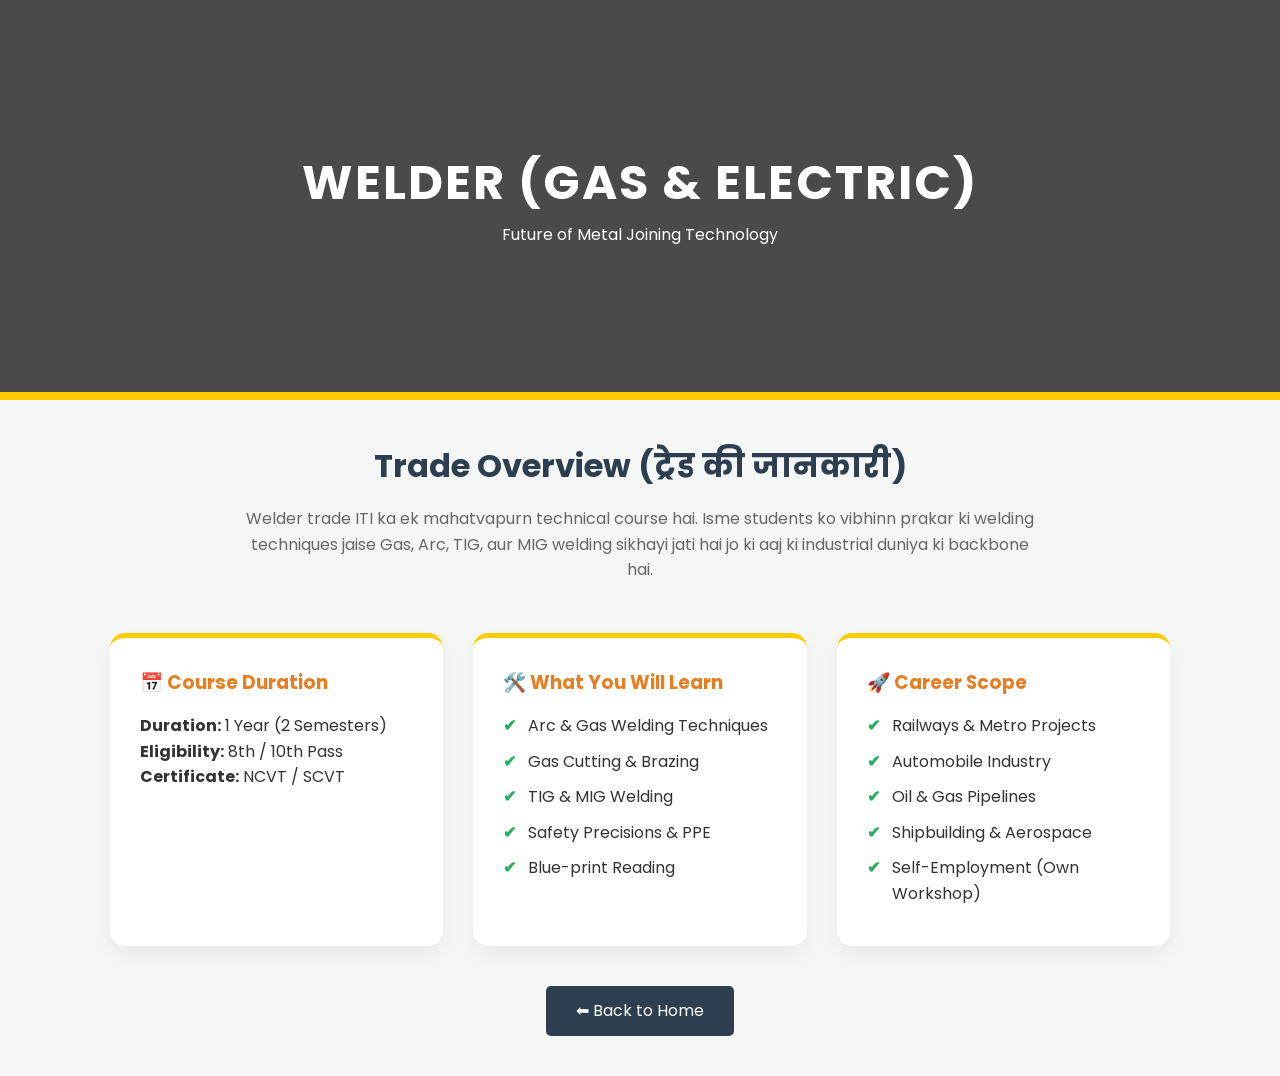
<file: GOVT. ITI SANTOR  PROJECT/welder.html>
﻿<!DOCTYPE html>
<html lang="hi">
<head>
    <meta charset="UTF-8">
    <meta name="viewport" content="width=device-width, initial-scale=1.0">
    <title>Welder Trade | ITI Excellence</title>
    <link href="https://fonts.googleapis.com/css2?family=Poppins:wght@300;400;600;700&display=swap" rel="stylesheet">
    <style>
        * { margin: 0; padding: 0; box-sizing: border-box; font-family: 'Poppins', sans-serif; }
        body { background-color: #f4f7f6; color: #333; line-height: 1.6; }

        /* Hero Section */
        .hero {
            background: linear-gradient(rgba(0,0,0,0.7), rgba(0,0,0,0.7)), url('https://images.unsplash.com/photo-1504328345606-18bbc8c9d7d1?ixlib=rb-1.2.1&auto=format&fit=crop&w=1350&q=80');
            background-size: cover;
            background-position: center;
            height: 400px;
            display: flex;
            align-items: center;
            justify-content: center;
            color: white;
            text-align: center;
            border-bottom: 8px solid #ffcc00;
        }
        .hero h1 { font-size: 3rem; text-transform: uppercase; letter-spacing: 2px; }

        .container { max-width: 1100px; margin: auto; padding: 40px 20px; }

        /* Info Section */
        .intro { text-align: center; margin-bottom: 50px; }
        .intro h2 { color: #2c3e50; margin-bottom: 15px; font-size: 2rem; }
        .intro p { color: #666; max-width: 800px; margin: auto; }

        /* Grid Section */
        .grid { display: grid; grid-template-columns: repeat(auto-fit, minmax(300px, 1fr)); gap: 30px; margin-top: 40px; }
        .card { background: white; padding: 30px; border-radius: 15px; box-shadow: 0 10px 20px rgba(0,0,0,0.05); border-top: 5px solid #ffcc00; transition: transform 0.3s; }
        .card:hover { transform: translateY(-10px); }
        .card h3 { margin-bottom: 15px; color: #e67e22; }

        /* Skills List */
        ul { list-style: none; }
        ul li { margin-bottom: 10px; position: relative; padding-left: 25px; }
        ul li::before { content: '✔'; position: absolute; left: 0; color: #27ae60; font-weight: bold; }

        /* CTA Button */
        .btn-back { display: inline-block; margin-top: 40px; padding: 12px 30px; background: #2c3e50; color: white; text-decoration: none; border-radius: 5px; transition: 0.3s; }
        .btn-back:hover { background: #ffcc00; color: #2c3e50; font-weight: bold; }
    </style>
</head>
<body>

    <section class="hero">
        <div>
            <h1>Welder (Gas & Electric)</h1>
            <p>Future of Metal Joining Technology</p>
        </div>
    </section>

    <div class="container">
        <section class="intro">
            <h2>Trade Overview (ट्रेड की जानकारी)</h2>
            <p>Welder trade ITI ka ek mahatvapurn technical course hai. Isme students ko vibhinn prakar ki welding techniques jaise Gas, Arc, TIG, aur MIG welding sikhayi jati hai jo ki aaj ki industrial duniya ki backbone hai.</p>
        </section>

        <div class="grid">
            <!-- Course Duration -->
            <div class="card">
                <h3>📅 Course Duration</h3>
                <p><strong>Duration:</strong> 1 Year (2 Semesters)</p>
                <p><strong>Eligibility:</strong> 8th / 10th Pass</p>
                <p><strong>Certificate:</strong> NCVT / SCVT</p>
            </div>

            <!-- What you will learn -->
            <div class="card">
                <h3>🛠️ What You Will Learn</h3>
                <ul>
                    <li>Arc & Gas Welding Techniques</li>
                    <li>Gas Cutting & Brazing</li>
                    <li>TIG & MIG Welding</li>
                    <li>Safety Precisions & PPE</li>
                    <li>Blue-print Reading</li>
                </ul>
            </div>

            <!-- Career Scope -->
            <div class="card">
                <h3>🚀 Career Scope</h3>
                <ul>
                    <li>Railways & Metro Projects</li>
                    <li>Automobile Industry</li>
                    <li>Oil & Gas Pipelines</li>
                    <li>Shipbuilding & Aerospace</li>
                    <li>Self-Employment (Own Workshop)</li>
                </ul>
            </div>
        </div>

        <div style="text-align: center;">
            <a href="index.html" class="btn-back">⬅ Back to Home</a>
        </div>
    </div>

</body>
</html>
</file>
<file: GOVT. ITI SANTOR  PROJECT/style.css>
/* CSS Styling */
        :root {
            --primary-blue: #003366;
            --accent-orange: #f39c12;
            --text-dark: #333;
            --light-bg: #f4f7f6;
            --white: #ffffff;
        }

        body {
            font-family: 'Segoe UI', Tahoma, Geneva, Verdana, sans-serif;
            margin: 0;
            padding: 0;
            box-sizing: border-box;
            background-color: var(--light-bg);
            color: var(--text-dark);
        }
        .datetime-card {
    background: linear-gradient(135deg, #1e3c72, #2a5298);
    color: white;
    height:auto;
    margin-left: 40px;
    width: 250px;
    padding: 5px 5px 5px 5px;
    border-radius: 20px;
    text-align: center;
    font-family: 'Arial', sans-serif;
    box-shadow: 0 15px 30px rgba(0,0,0,0.2);
}

#greeting {
    font-size: 1.5rem;
    margin: 0;
    font-weight: bold;
}

.date-section {
    font-size: 1.4rem;
    margin-top: 10px;
    opacity: 0.9;
}

        /* Header & Navigation */
        header {
            background: var(--white);
            height: 120px;
            padding: 10px 5%;
            display: flex;
            flex-wrap: wrap;
            justify-content: space-evenly;
            align-items: center;
            box-shadow: 0 2px 10px rgba(0,0,0,0.1);
            position: sticky;
            top: 0;
            z-index: 1000;
        }
         @mdia (max-width: 768px) {
         header  {
            flex-direction: column;
            text-align: center;

        }
        header nav ul {
            display: flex;
            padding: 0;
        
        }
        header img {
            max-width: 150px;
        }
        }

        .logo-section {          
            display: flex;
            align-items: center;
            gap: 15px;
        }

        .logo-section img {
            height: 60px;
            background-color: white;
            margin-right: 15px;
        }

        nav ul {
            list-style-type: disc;
            flex-wrap: wrap;
            gap: 80px;
        }

        nav a {
           
            color: var(--primary-blue);
            font-weight: 800;
            transition: 0.3s;
        }

        nav a:hover {
            color: var(--accent-orange);
            border: 0.1px solid black;
            border-radius: 5px;
            transition-property: all;
            transition-duration: 0.5s;
            
           
        }

        .apply-btn {
            background: var(--accent-orange);
            color: white;
            padding: 10px 20px;
            border-radius: 5px;
            text-decoration: none;
        }

        /* Hero Slider Area */
        .hero {
            background-image: url("iti banner image.png");
            background-size: cover;
            height: 650px;
            display: flex;
            flex-direction: column;
            justify-content: center;
            align-items: center;
            color: white;
            text-align: center;
            justify-content: no-repeat;
            
            
        }

        .hero h1 { font-size: 3rem; margin-bottom: 50px; }

        /* Main Sections */
        .container {
            width: 90%;
            margin: 40px auto;
        }

        .section-title {
            text-align: center;
            margin-bottom: 30px;
            color: var(--primary-blue);
            text-transform: uppercase;
            border-bottom: 3px solid var(--accent-orange);
            display: inline-block;
            left: 50%;
            transform: translateX(-50%);
            position: relative;
        }

        /* Grid Layouts */
        .grid-3 {
            display: grid;
            grid-template-columns: repeat(auto-fit, minmax(300px, 1fr));
            gap: 20px;
        }

        /* Cards */
        .card {
            background: white;
            padding: 20px;
            border-radius: 10px;
            box-shadow: 0 4px 6px rgba(0,0,0,0.1);
            text-align: center;
            transition: transform 0.3s;
        }

        .card:hover { transform: translateY(-5px); }

        .card i { font-size: 40px; color: var(--accent-orange); margin-bottom: 15px; }

        /* Principal & Teachers Section */
        .leadership-section {
            display: flex;
            flex-wrap: wrap;
            gap: 30px;
            background: white;
            padding: 30px;
            border-radius: 10px;
        }

        .principal-box {
            flex: 1;
            min-width: 300px;
            text-align: center;
            border-right: 1px solid #ddd;
            padding-right: 20px;          
        }

        .principal-img {
            width: 150px;
            height: 180px;
            background: #eee;
            margin: 0 auto 15px;
            border-radius: 5px;
            object-fit: cover;
        }

        .teachers-box {
            flex: 2;
            min-width: 300px;
        }

        .teachers-grid {
            display: grid;
            grid-template-columns: repeat(3, 1fr);
            gap: 15px;
        }

        .teacher-card img {
            width: 80px;
            height: 80px;
            border-radius: 50%;
            background: #eee;
        }
        .teacher-card img:hover {
             transform: scale(1.05);
             transition-property: all;
             transition-duration: 1s;
        }

        /* Footer */
        footer {
            height: auto;
            background: var(--primary-blue);
            color: white;
            padding: 40px 5%;
            margin-top: 40px;
        }

        .footer-grid {
            display: grid;
            grid-template-columns: repeat(auto-fit, minmax(200px, 1fr));
            gap: 30px;
        }
        u {
            text-underline-offset: 2px;
        }
        #teacher {
            
            text-align: center;
          
        }
        #main-line {
            margin-bottom: 250px;
        }
    
        
        .apply-btn:hover {
            border: 2px solid black;
        }
     
        .gallery-container {
            display: flex;
            flex-wrap: wrap; /* Isse photos agli line me shift ho jayengi */
            gap: 15px; /* Photos ke beech ka gap */
            padding: 20px;
            justify-content: center;
        }

        /* Har Photo ka Box */
        .gallery-item {
            width: 250px; /* Photo box ki width */
            height: 200px; /* Photo box ki height */
            overflow: hidden;
            border-radius: 8px;
            box-shadow: 0 4px 8px rgba(0,0,0,0.1);
            transition: transform 0.3s ease;
        }

     
        .gallery-item:hover {
            transform: scale(1.05);
            
        }
        .gallery-item:active{
            transform: scale(2);
            z-index: 200;
            position: relative;
        }

      
        .gallery-item img {
            width: 100%;
            height: 100%;
            object-fit: cover; /* Isse image stretch nahi hogi */
            display: block;
        }
</file>
